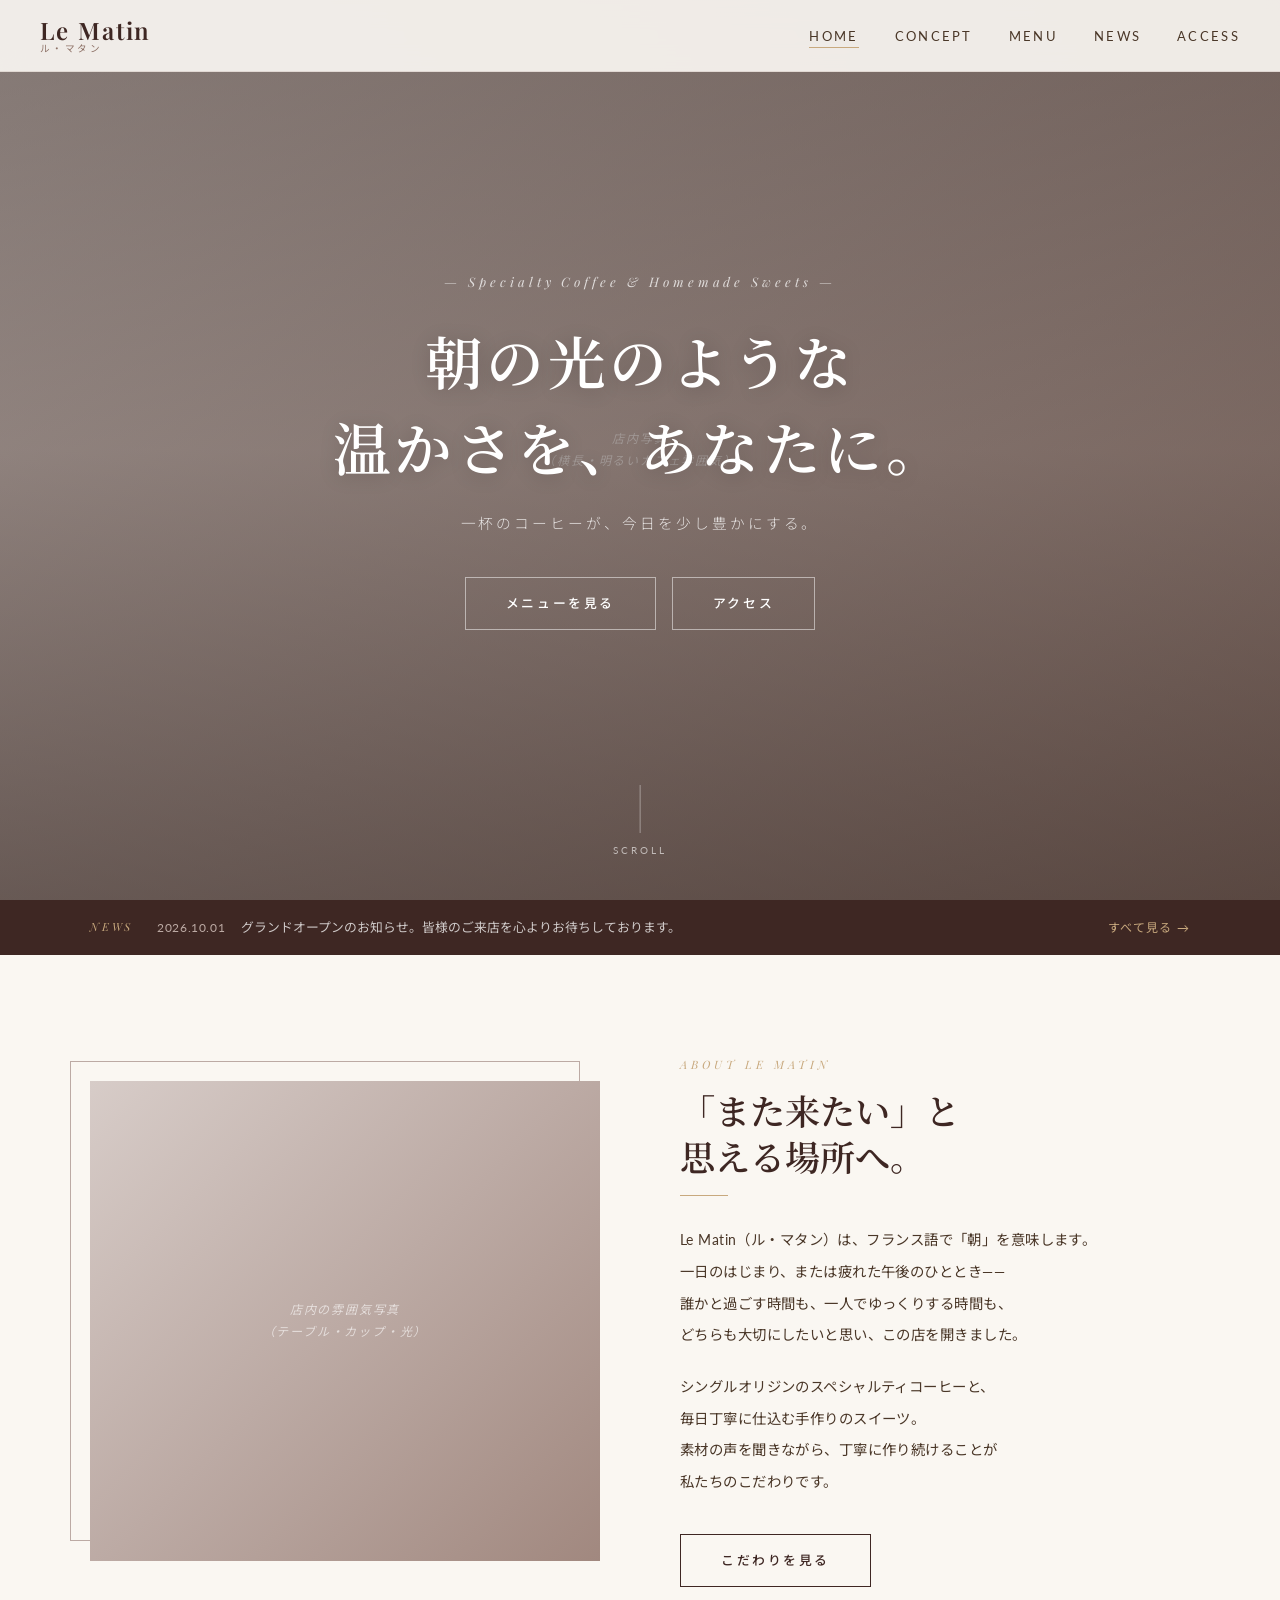
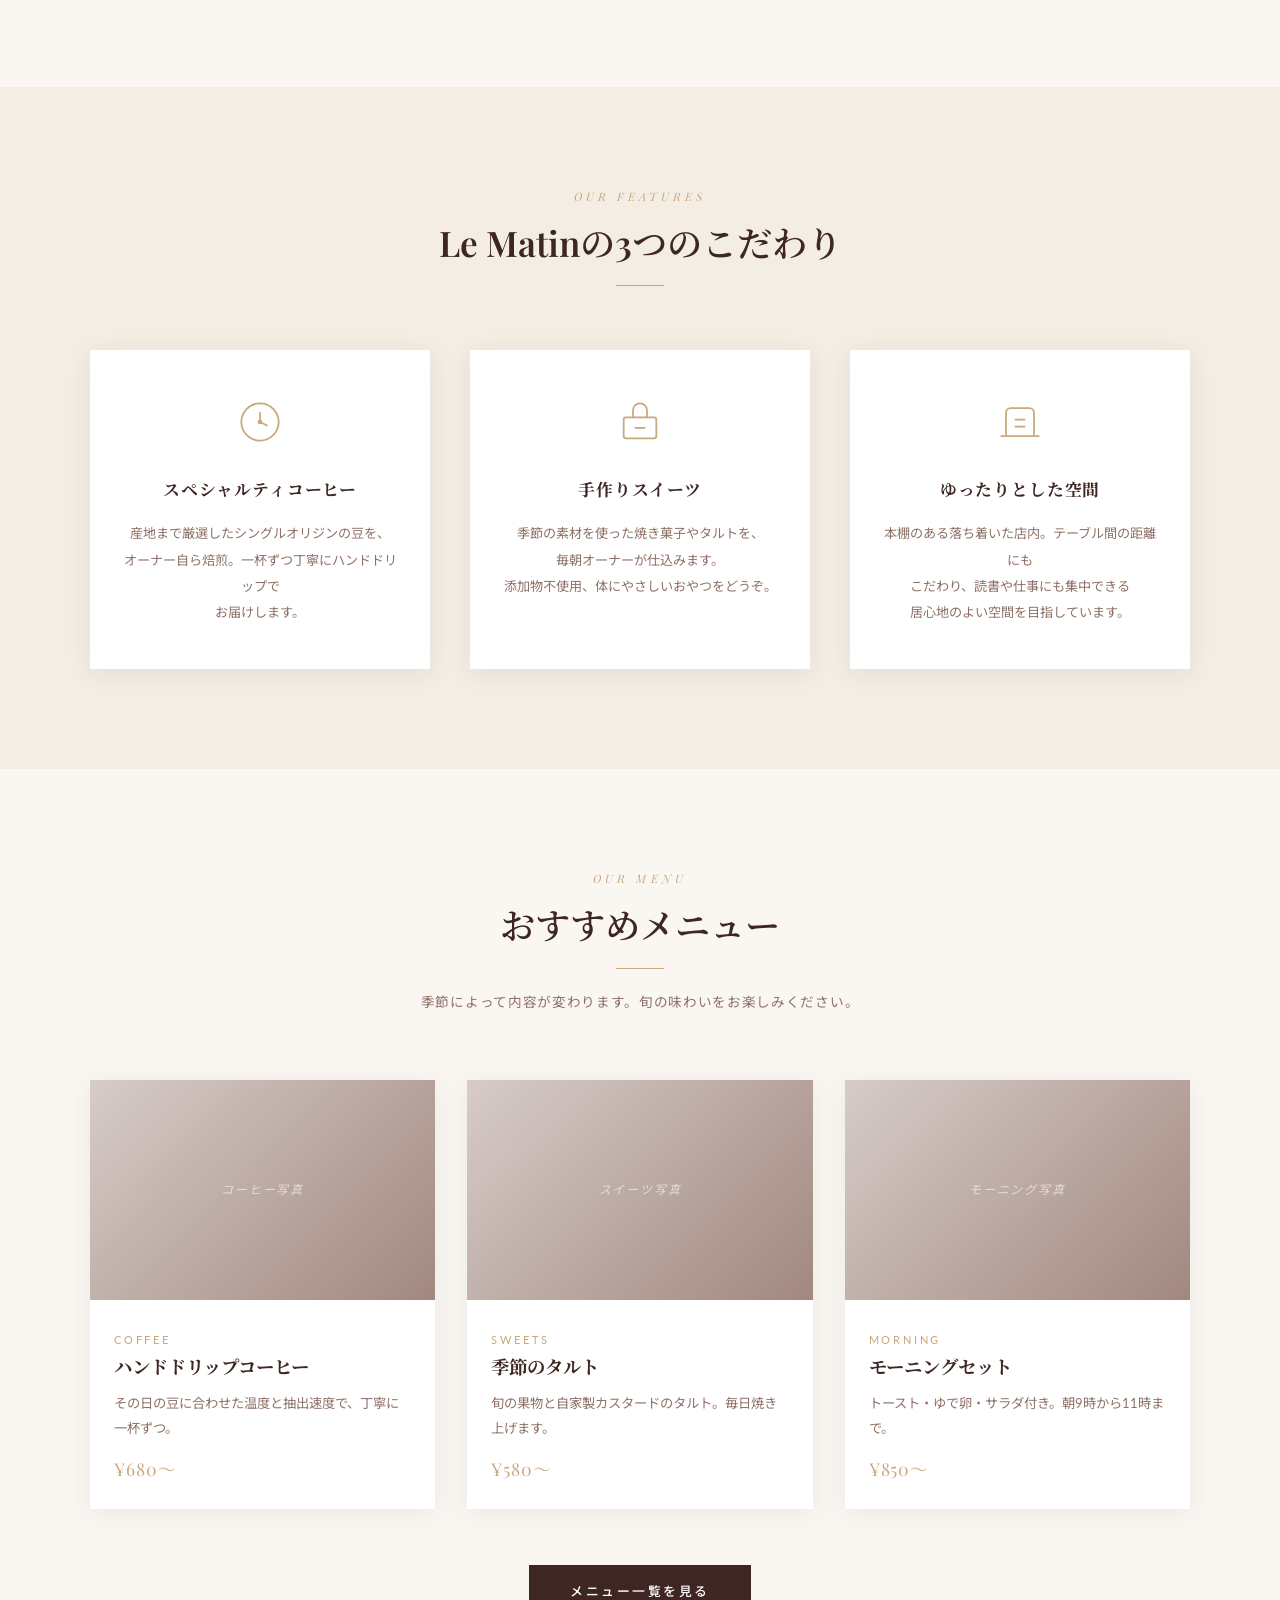
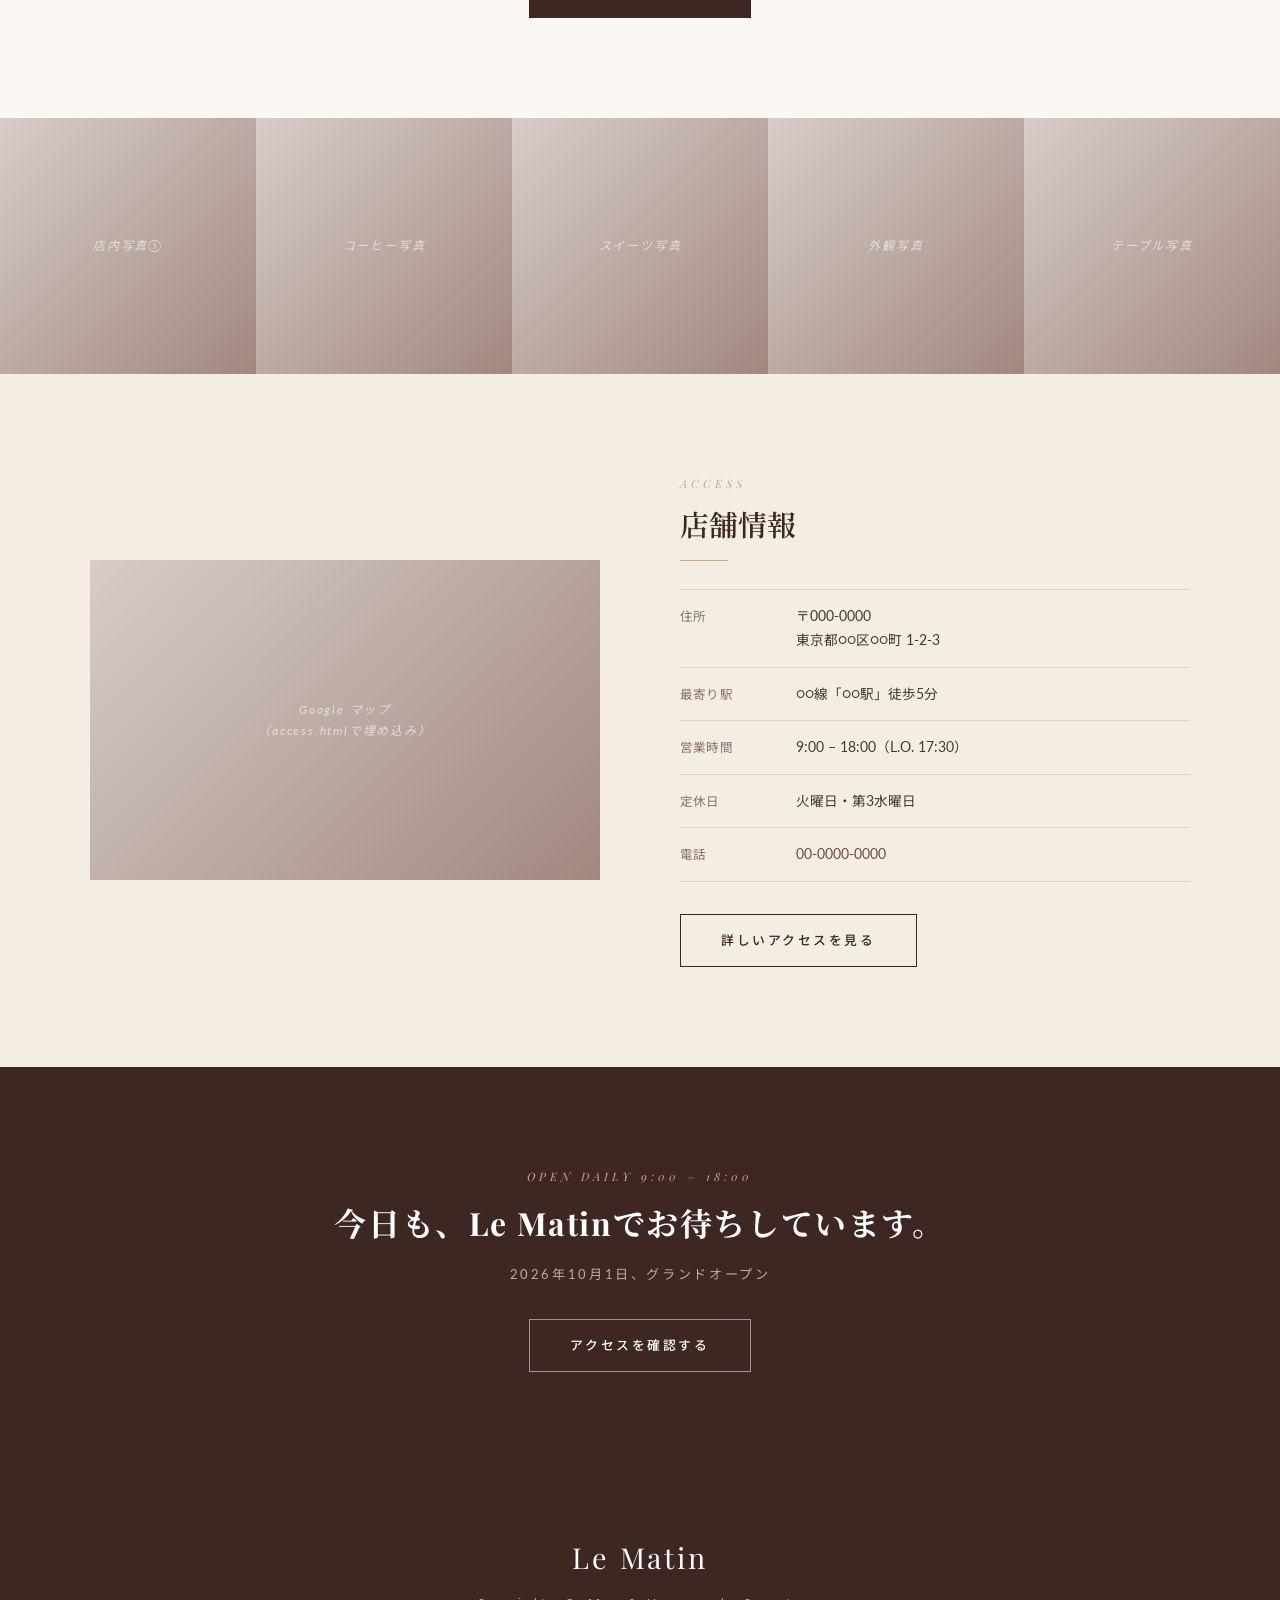
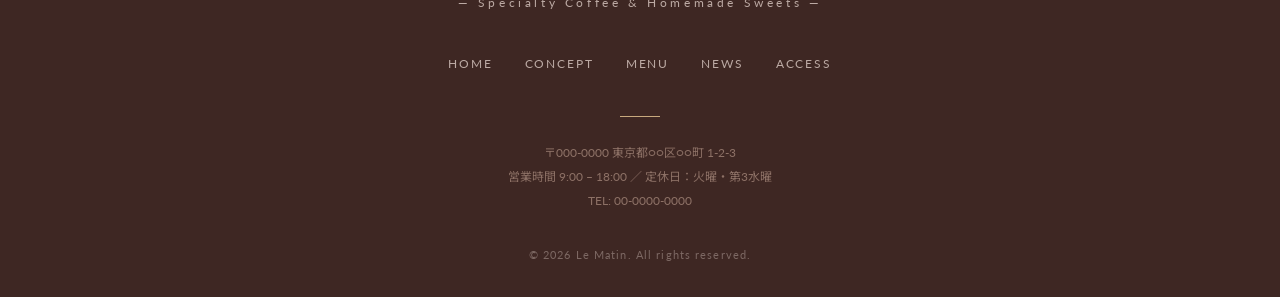
<file: index.html>
<!DOCTYPE html>
<html lang="ja">
<head>
  <meta charset="UTF-8">
  <meta name="viewport" content="width=device-width, initial-scale=1.0">
  <meta name="description" content="Le Matin（ル・マタン）— 朝の光のような温かさと、ゆったりした時間を。こだわりのコーヒーと手作りスイーツで、あなたの日常に小さな贅沢を。">
  <title>Le Matin | 喫茶店 ル・マタン</title>
  <link rel="stylesheet" href="style.css">
  <link rel="stylesheet" href="index.css">
</head>
<body>

  <!-- ============ ヘッダー ============ -->
  <header class="site-header" id="site-header">
    <a href="index.html" class="site-logo" aria-label="Le Matin トップページへ">
      <span class="logo-en">Le Matin</span>
      <span class="logo-jp">ル・マタン</span>
    </a>
    <nav class="global-nav" aria-label="グローバルナビゲーション">
      <ul>
        <li><a href="index.html" class="active">Home</a></li>
        <li><a href="concept.html">Concept</a></li>
        <li><a href="menu.html">Menu</a></li>
        <li><a href="news.html">News</a></li>
        <li><a href="access.html">Access</a></li>
      </ul>
    </nav>
    <button class="hamburger" id="hamburger" aria-label="メニューを開く" aria-expanded="false">
      <span></span><span></span><span></span>
    </button>
  </header>

  <!-- モバイルメニュー -->
  <nav class="mobile-nav" id="mobile-nav" aria-label="モバイルナビゲーション">
    <a href="index.html">Home</a>
    <a href="concept.html">Concept</a>
    <a href="menu.html">Menu</a>
    <a href="news.html">News</a>
    <a href="access.html">Access</a>
  </nav>

  <main>

    <!-- ============ ヒーローセクション ============ -->
    <section class="hero" aria-label="メインビジュアル">
      <div class="hero-bg">
        <!-- 背景：実際の店内写真に差し替えてください -->
        <div class="hero-bg-img img-placeholder" style="height:100%;">
          <span>店内写真<br>（横長・明るいカフェ雰囲気）</span>
        </div>
        <div class="hero-overlay"></div>
      </div>

      <div class="hero-content">
        <p class="hero-label fade-in">— Specialty Coffee &amp; Homemade Sweets —</p>
        <h1 class="hero-title fade-in fade-in-delay-1">
          朝の光のような<br>温かさを、あなたに。
        </h1>
        <p class="hero-sub fade-in fade-in-delay-2">
          一杯のコーヒーが、今日を少し豊かにする。
        </p>
        <div class="hero-btns fade-in fade-in-delay-3">
          <a href="menu.html" class="btn btn-outline-light">メニューを見る</a>
          <a href="access.html" class="btn btn-outline-light">アクセス</a>
        </div>
      </div>

      <a href="#about" class="hero-scroll" aria-label="下へスクロール">
        <span class="hero-scroll-line"></span>
        <span class="hero-scroll-text">Scroll</span>
      </a>
    </section>

    <!-- ============ お知らせバー ============ -->
    <div class="news-bar" id="about">
      <div class="news-bar-inner">
        <span class="news-bar-label">News</span>
        <a href="news.html" class="news-bar-item">
          <time datetime="2026-10-01">2026.10.01</time>
          <span>グランドオープンのお知らせ。皆様のご来店を心よりお待ちしております。</span>
        </a>
        <a href="news.html" class="news-bar-more">すべて見る →</a>
      </div>
    </div>

    <!-- ============ アバウトセクション ============ -->
    <section class="section about-section">
      <div class="section-inner about-grid">

        <div class="about-img fade-in">
          <div class="img-placeholder" style="height: 480px;">
            店内の雰囲気写真<br>（テーブル・カップ・光）
          </div>
          <div class="about-img-deco"></div>
        </div>

        <div class="about-text fade-in fade-in-delay-2">
          <span class="section-label">About Le Matin</span>
          <h2 class="section-title">「また来たい」と<br>思える場所へ。</h2>
          <div class="divider" style="margin: 0 0 28px;"></div>
          <p class="about-body">
            Le Matin（ル・マタン）は、フランス語で「朝」を意味します。<br>
            一日のはじまり、または疲れた午後のひととき——<br>
            誰かと過ごす時間も、一人でゆっくりする時間も、<br>
            どちらも大切にしたいと思い、この店を開きました。
          </p>
          <p class="about-body" style="margin-top: 20px;">
            シングルオリジンのスペシャルティコーヒーと、<br>
            毎日丁寧に仕込む手作りのスイーツ。<br>
            素材の声を聞きながら、丁寧に作り続けることが<br>
            私たちのこだわりです。
          </p>
          <a href="concept.html" class="btn btn-outline" style="margin-top: 36px;">こだわりを見る</a>
        </div>

      </div>
    </section>

    <!-- ============ 特徴3ポイント ============ -->
    <section class="section section--warm features-section">
      <div class="section-inner">
        <div class="section-header fade-in">
          <span class="section-label">Our Features</span>
          <h2 class="section-title">Le Matinの3つのこだわり</h2>
          <div class="divider"></div>
        </div>

        <div class="features-grid">
          <article class="feature-card fade-in fade-in-delay-1">
            <div class="feature-icon">
              <svg viewBox="0 0 48 48" fill="none" xmlns="http://www.w3.org/2000/svg" aria-hidden="true">
                <path d="M24 8C15.16 8 8 15.16 8 24s7.16 16 16 16 16-7.16 16-16S32.84 8 24 8z" stroke="#C8A97E" stroke-width="1.5" fill="none"/>
                <path d="M24 16v8l6 3" stroke="#C8A97E" stroke-width="1.5" stroke-linecap="round"/>
                <circle cx="24" cy="24" r="2" fill="#C8A97E"/>
              </svg>
            </div>
            <h3 class="feature-title">スペシャルティコーヒー</h3>
            <p class="feature-text">
              産地まで厳選したシングルオリジンの豆を、<br>
              オーナー自ら焙煎。一杯ずつ丁寧にハンドドリップで<br>
              お届けします。
            </p>
          </article>

          <article class="feature-card fade-in fade-in-delay-2">
            <div class="feature-icon">
              <svg viewBox="0 0 48 48" fill="none" xmlns="http://www.w3.org/2000/svg" aria-hidden="true">
                <rect x="10" y="20" width="28" height="18" rx="2" stroke="#C8A97E" stroke-width="1.5"/>
                <path d="M18 20V14a6 6 0 0 1 12 0v6" stroke="#C8A97E" stroke-width="1.5" stroke-linecap="round"/>
                <path d="M20 29h8" stroke="#C8A97E" stroke-width="1.5" stroke-linecap="round"/>
              </svg>
            </div>
            <h3 class="feature-title">手作りスイーツ</h3>
            <p class="feature-text">
              季節の素材を使った焼き菓子やタルトを、<br>
              毎朝オーナーが仕込みます。<br>
              添加物不使用、体にやさしいおやつをどうぞ。
            </p>
          </article>

          <article class="feature-card fade-in fade-in-delay-3">
            <div class="feature-icon">
              <svg viewBox="0 0 48 48" fill="none" xmlns="http://www.w3.org/2000/svg" aria-hidden="true">
                <path d="M12 36V16a4 4 0 0 1 4-4h16a4 4 0 0 1 4 4v20" stroke="#C8A97E" stroke-width="1.5"/>
                <path d="M8 36h32" stroke="#C8A97E" stroke-width="1.5" stroke-linecap="round"/>
                <path d="M20 28h8M20 22h8" stroke="#C8A97E" stroke-width="1.5" stroke-linecap="round"/>
              </svg>
            </div>
            <h3 class="feature-title">ゆったりとした空間</h3>
            <p class="feature-text">
              本棚のある落ち着いた店内。テーブル間の距離にも<br>
              こだわり、読書や仕事にも集中できる<br>
              居心地のよい空間を目指しています。
            </p>
          </article>
        </div>
      </div>
    </section>

    <!-- ============ メニュー紹介（抜粋） ============ -->
    <section class="section menu-preview-section">
      <div class="section-inner">
        <div class="section-header fade-in">
          <span class="section-label">Our Menu</span>
          <h2 class="section-title">おすすめメニュー</h2>
          <div class="divider"></div>
          <p class="section-subtitle">
            季節によって内容が変わります。旬の味わいをお楽しみください。
          </p>
        </div>

        <div class="menu-preview-grid">
          <article class="menu-preview-card fade-in fade-in-delay-1">
            <div class="menu-preview-img img-placeholder" style="height:220px;">
              コーヒー写真
            </div>
            <div class="menu-preview-body">
              <span class="card-label">Coffee</span>
              <h3 class="card-title">ハンドドリップコーヒー</h3>
              <p class="card-text">その日の豆に合わせた温度と抽出速度で、丁寧に一杯ずつ。</p>
              <p class="menu-price">¥680〜</p>
            </div>
          </article>

          <article class="menu-preview-card fade-in fade-in-delay-2">
            <div class="menu-preview-img img-placeholder" style="height:220px;">
              スイーツ写真
            </div>
            <div class="menu-preview-body">
              <span class="card-label">Sweets</span>
              <h3 class="card-title">季節のタルト</h3>
              <p class="card-text">旬の果物と自家製カスタードのタルト。毎日焼き上げます。</p>
              <p class="menu-price">¥580〜</p>
            </div>
          </article>

          <article class="menu-preview-card fade-in fade-in-delay-3">
            <div class="menu-preview-img img-placeholder" style="height:220px;">
              モーニング写真
            </div>
            <div class="menu-preview-body">
              <span class="card-label">Morning</span>
              <h3 class="card-title">モーニングセット</h3>
              <p class="card-text">トースト・ゆで卵・サラダ付き。朝9時から11時まで。</p>
              <p class="menu-price">¥850〜</p>
            </div>
          </article>
        </div>

        <div class="section-footer fade-in">
          <a href="menu.html" class="btn btn-primary">メニュー一覧を見る</a>
        </div>
      </div>
    </section>

    <!-- ============ ギャラリー帯 ============ -->
    <section class="gallery-strip" aria-label="店内ギャラリー">
      <div class="gallery-strip-inner">
        <div class="gallery-strip-item img-placeholder">店内写真①</div>
        <div class="gallery-strip-item img-placeholder">コーヒー写真</div>
        <div class="gallery-strip-item img-placeholder">スイーツ写真</div>
        <div class="gallery-strip-item img-placeholder">外観写真</div>
        <div class="gallery-strip-item img-placeholder">テーブル写真</div>
      </div>
    </section>

    <!-- ============ アクセス（抜粋） ============ -->
    <section class="section section--warm access-preview-section">
      <div class="section-inner access-preview-grid">

        <div class="access-preview-map fade-in">
          <div class="img-placeholder" style="height:320px;">
            Google マップ<br>（access.htmlで埋め込み）
          </div>
        </div>

        <div class="access-preview-info fade-in fade-in-delay-2">
          <span class="section-label">Access</span>
          <h2 class="section-title" style="text-align:left; font-size:1.8rem;">店舗情報</h2>
          <div class="divider" style="margin: 0 0 28px;"></div>

          <dl class="access-dl">
            <div class="access-dl-row">
              <dt>住所</dt>
              <dd>〒000-0000<br>東京都○○区○○町 1-2-3</dd>
            </div>
            <div class="access-dl-row">
              <dt>最寄り駅</dt>
              <dd>○○線「○○駅」徒歩5分</dd>
            </div>
            <div class="access-dl-row">
              <dt>営業時間</dt>
              <dd>9:00 – 18:00（L.O. 17:30）</dd>
            </div>
            <div class="access-dl-row">
              <dt>定休日</dt>
              <dd>火曜日・第3水曜日</dd>
            </div>
            <div class="access-dl-row">
              <dt>電話</dt>
              <dd><a href="tel:00-0000-0000">00-0000-0000</a></dd>
            </div>
          </dl>

          <a href="access.html" class="btn btn-outline" style="margin-top: 32px;">詳しいアクセスを見る</a>
        </div>

      </div>
    </section>

    <!-- ============ CTAバナー ============ -->
    <section class="cta-banner section--dark">
      <div class="cta-banner-inner fade-in">
        <span class="section-label" style="color: var(--color-gold);">Open Daily 9:00 – 18:00</span>
        <h2 class="cta-title">今日も、Le Matinでお待ちしています。</h2>
        <p class="cta-sub">2026年10月1日、グランドオープン</p>
        <a href="access.html" class="btn btn-outline-light" style="margin-top: 32px;">アクセスを確認する</a>
      </div>
    </section>

  </main>

  <!-- ============ フッター ============ -->
  <footer class="site-footer">
    <p class="footer-logo">Le Matin</p>
    <p class="footer-tagline">— Specialty Coffee &amp; Homemade Sweets —</p>
    <nav class="footer-nav" aria-label="フッターナビゲーション">
      <a href="index.html">Home</a>
      <a href="concept.html">Concept</a>
      <a href="menu.html">Menu</a>
      <a href="news.html">News</a>
      <a href="access.html">Access</a>
    </nav>
    <div class="footer-divider"></div>
    <p class="footer-info">
      〒000-0000 東京都○○区○○町 1-2-3<br>
      営業時間 9:00 – 18:00 ／ 定休日：火曜・第3水曜<br>
      TEL: 00-0000-0000
    </p>
    <p class="footer-copy">© 2026 Le Matin. All rights reserved.</p>
  </footer>

  <script src="main.js"></script>
</body>
</html>
</file>
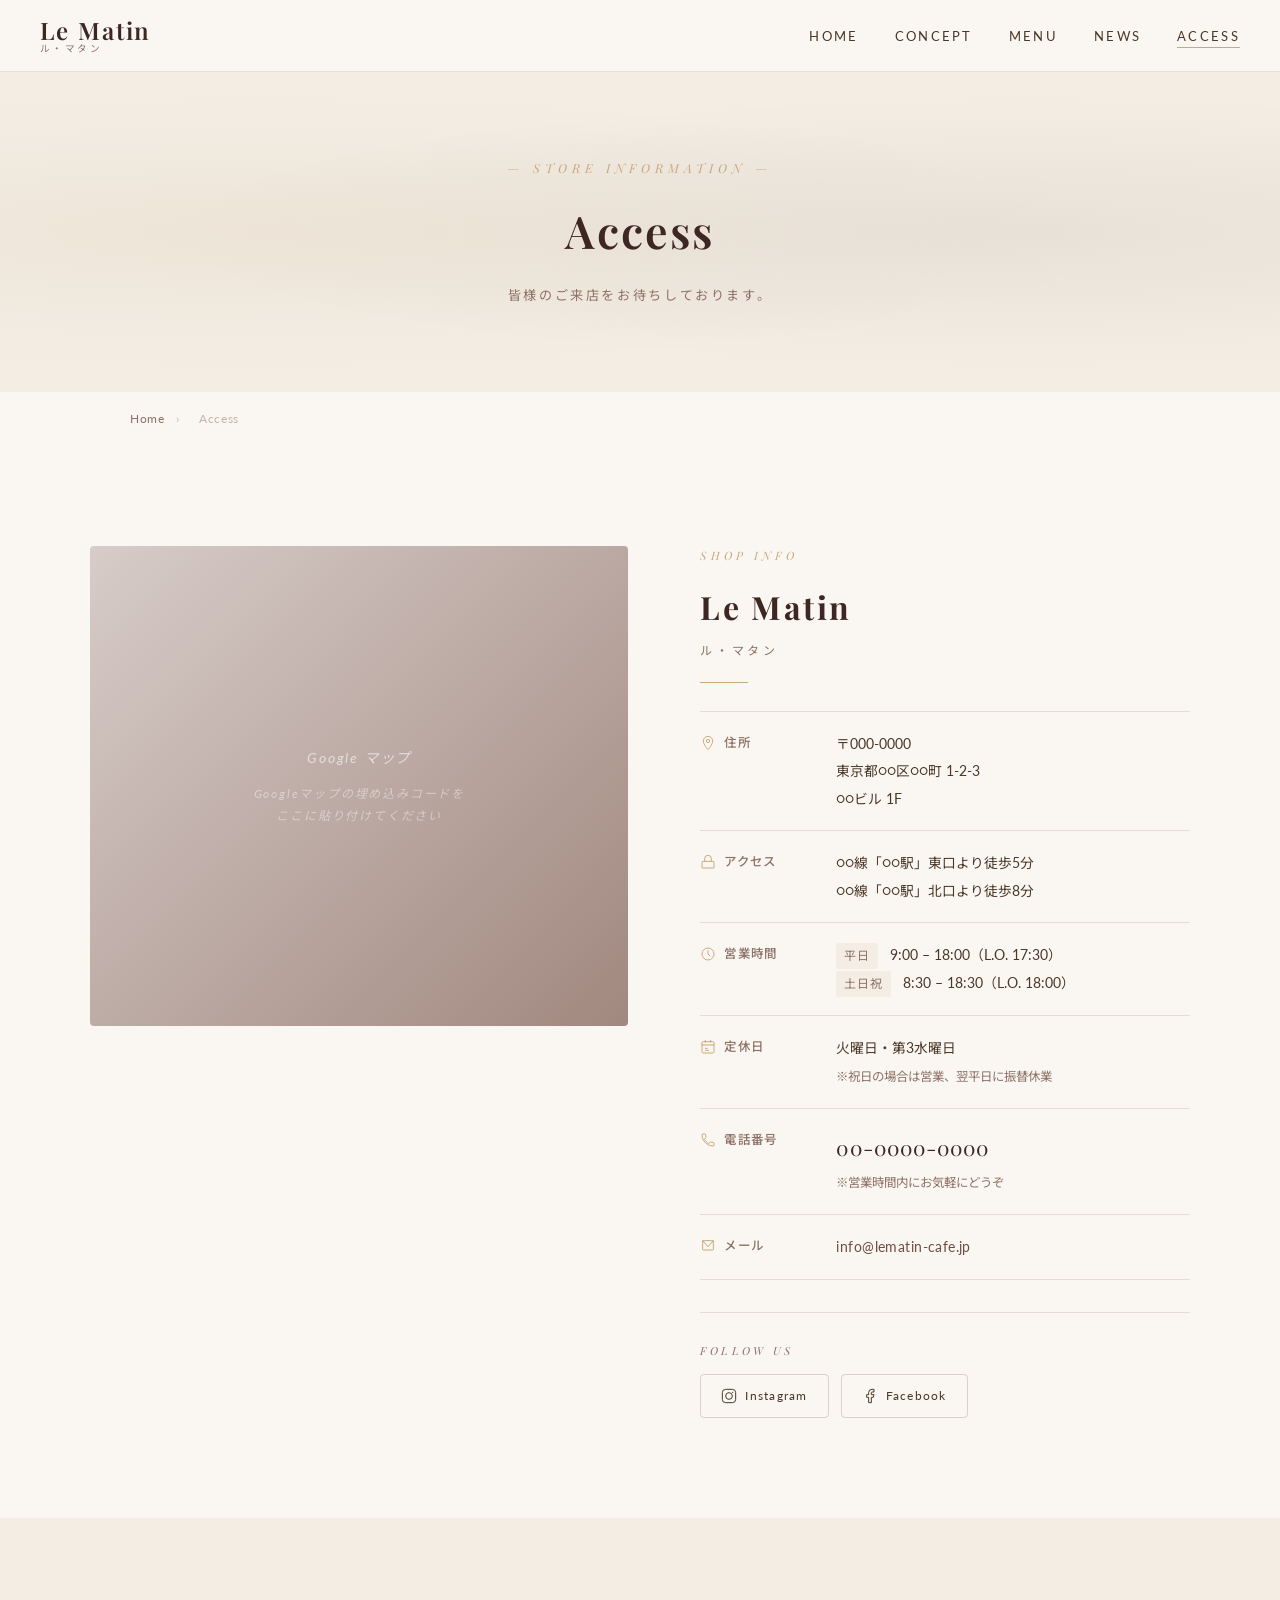
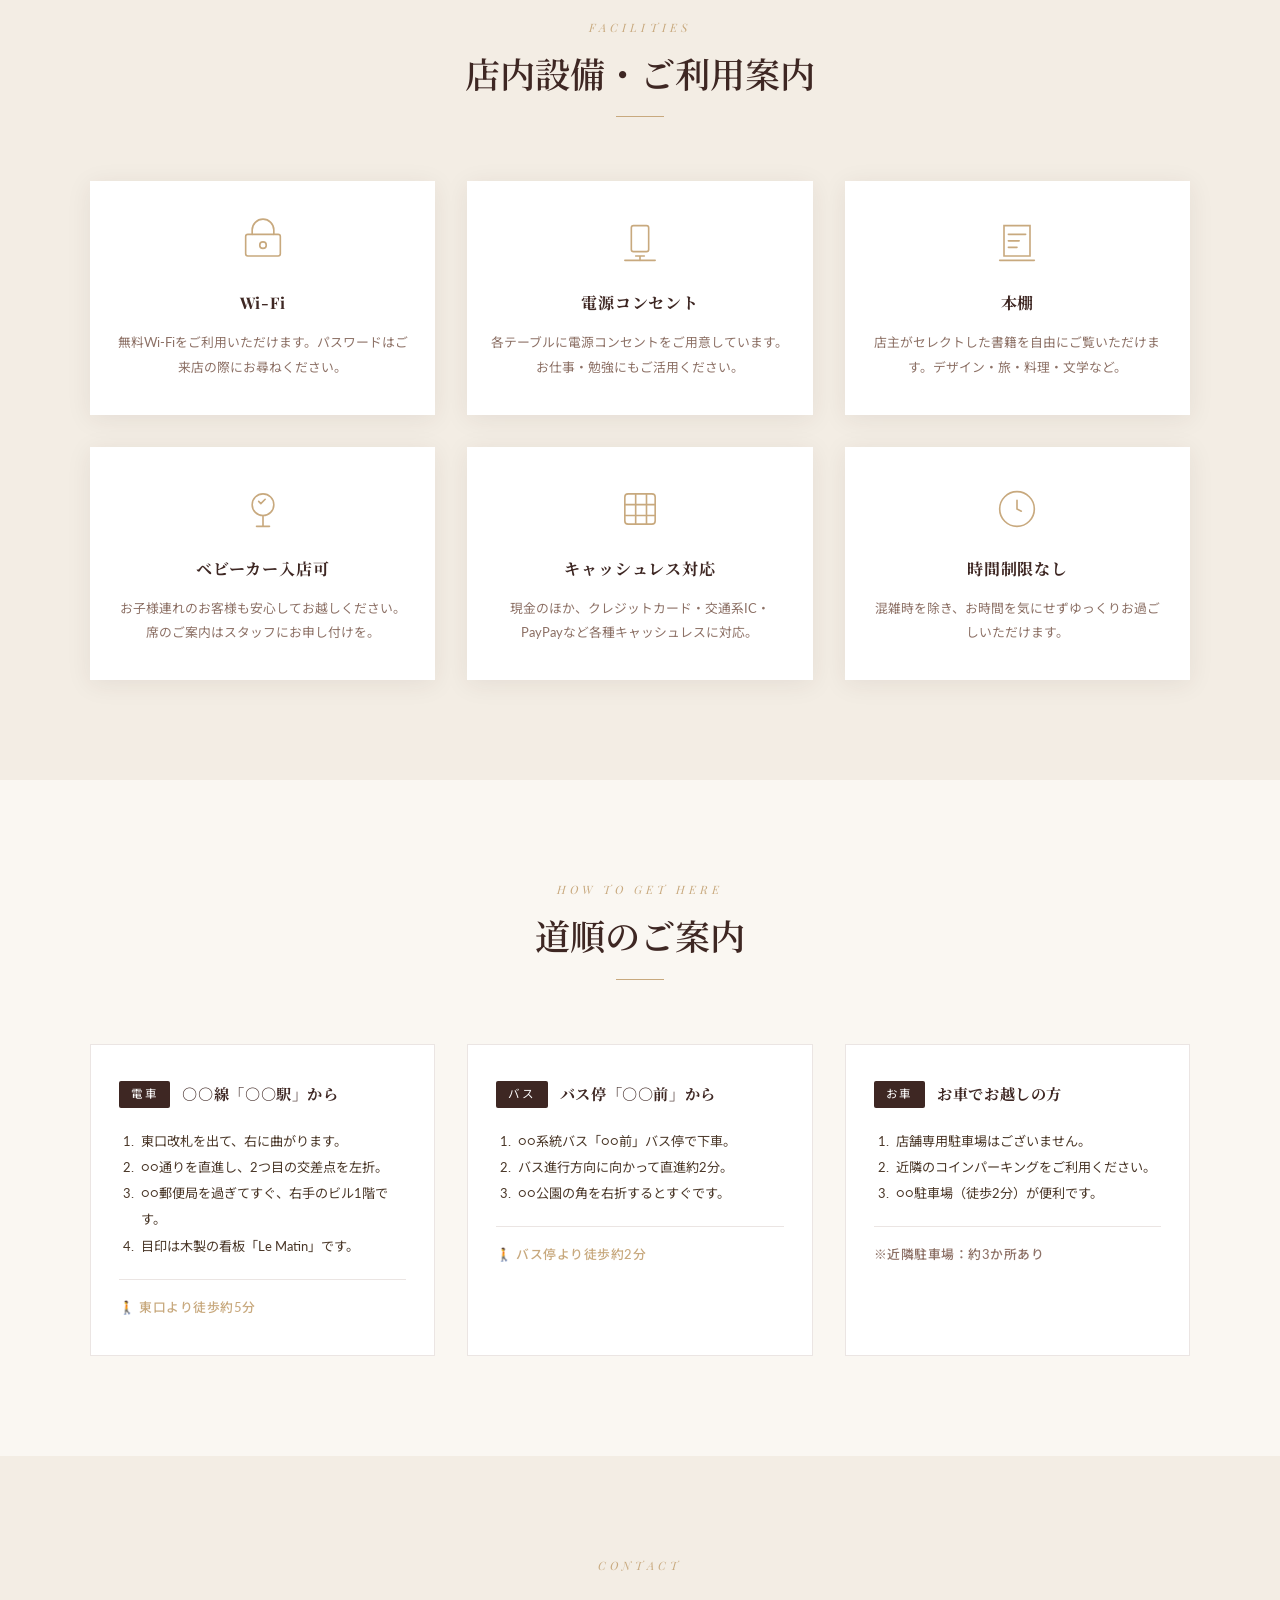
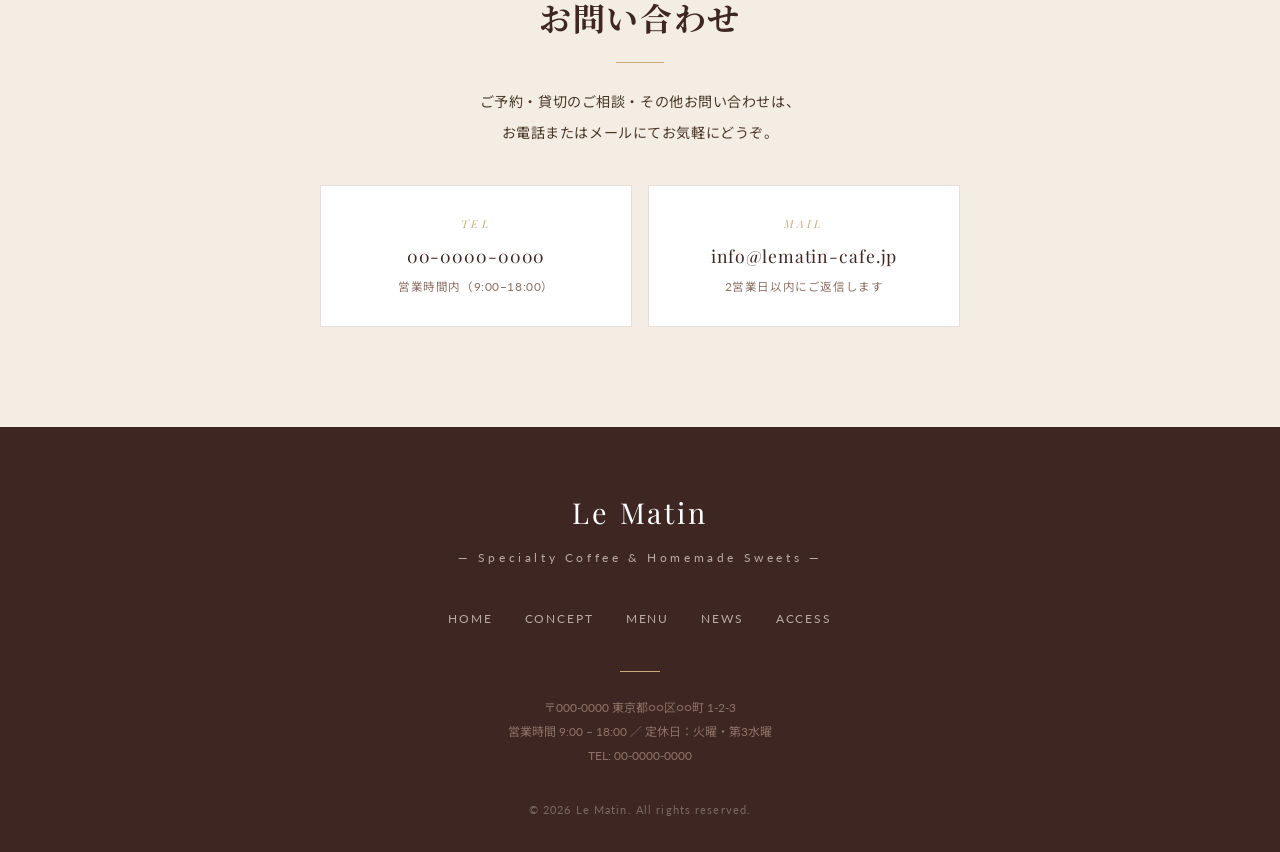
<file: access.html>
<!DOCTYPE html>
<html lang="ja">
<head>
  <meta charset="UTF-8">
  <meta name="viewport" content="width=device-width, initial-scale=1.0">
  <meta name="description" content="Le Matin（ル・マタン）の店舗情報・アクセスページ。住所・営業時間・定休日・アクセス方法などをご案内しています。">
  <title>店舗情報・アクセス | Le Matin</title>
  <link rel="stylesheet" href="style.css">
  <link rel="stylesheet" href="access.css">
</head>
<body>

  <!-- ============ ヘッダー ============ -->
  <header class="site-header" id="site-header">
    <a href="index.html" class="site-logo" aria-label="Le Matin トップページへ">
      <span class="logo-en">Le Matin</span>
      <span class="logo-jp">ル・マタン</span>
    </a>
    <nav class="global-nav" aria-label="グローバルナビゲーション">
      <ul>
        <li><a href="index.html">Home</a></li>
        <li><a href="concept.html">Concept</a></li>
        <li><a href="menu.html">Menu</a></li>
        <li><a href="news.html">News</a></li>
        <li><a href="access.html" class="active">Access</a></li>
      </ul>
    </nav>
    <button class="hamburger" id="hamburger" aria-label="メニューを開く" aria-expanded="false">
      <span></span><span></span><span></span>
    </button>
  </header>

  <!-- モバイルメニュー -->
  <nav class="mobile-nav" id="mobile-nav" aria-label="モバイルナビゲーション">
    <a href="index.html">Home</a>
    <a href="concept.html">Concept</a>
    <a href="menu.html">Menu</a>
    <a href="news.html">News</a>
    <a href="access.html">Access</a>
  </nav>

  <main>

    <!-- ============ ページヒーロー ============ -->
    <div class="page-hero">
      <p class="page-hero-label fade-in">— Store Information —</p>
      <h1 class="page-hero-title fade-in fade-in-delay-1">Access</h1>
      <p class="page-hero-sub fade-in fade-in-delay-2">皆様のご来店をお待ちしております。</p>
    </div>

    <!-- パンくず -->
    <div class="breadcrumb">
      <a href="index.html">Home</a>
      <span>›</span>
      <span>Access</span>
    </div>

    <!-- ============ マップ + 基本情報 ============ -->
    <section class="section access-main-section">
      <div class="section-inner access-main-grid">

        <!-- Googleマップ埋め込みエリア -->
        <div class="access-map-wrap fade-in">
          <!--
            ▼ Googleマップの埋め込みコードをここに貼り付けてください
            手順：
            1. Google マップ（maps.google.com）でお店の住所を検索
            2. 「共有」→「地図を埋め込む」をクリック
            3. 表示された <iframe> コードをこの <div> の中に貼り付ける
            4. 下のプレースホルダー div は削除してください
          -->
          <div class="access-map-placeholder img-placeholder">
            <div>
              <p style="font-size:0.9rem; margin-bottom:12px;">Google マップ</p>
              <p style="font-size:0.75rem; opacity:0.7;">
                Googleマップの埋め込みコードを<br>
                ここに貼り付けてください
              </p>
            </div>
          </div>
        </div>

        <!-- 基本情報 -->
        <div class="access-info fade-in fade-in-delay-2">
          <span class="section-label">Shop Info</span>
          <h2 class="access-info-title">Le Matin</h2>
          <p class="access-info-sub">ル・マタン</p>
          <div class="divider" style="margin: 20px 0 28px;"></div>

          <dl class="access-detail-list">

            <div class="access-detail-row">
              <dt>
                <svg class="access-icon" viewBox="0 0 24 24" fill="none" aria-hidden="true">
                  <path d="M12 2C8.13 2 5 5.13 5 9c0 5.25 7 13 7 13s7-7.75 7-13c0-3.87-3.13-7-7-7z" stroke="currentColor" stroke-width="1.5"/>
                  <circle cx="12" cy="9" r="2.5" stroke="currentColor" stroke-width="1.5"/>
                </svg>
                住所
              </dt>
              <dd>
                〒000-0000<br>
                東京都○○区○○町 1-2-3<br>
                ○○ビル 1F
              </dd>
            </div>

            <div class="access-detail-row">
              <dt>
                <svg class="access-icon" viewBox="0 0 24 24" fill="none" aria-hidden="true">
                  <rect x="3" y="11" width="18" height="10" rx="1" stroke="currentColor" stroke-width="1.5"/>
                  <path d="M7 11V7a5 5 0 0 1 10 0v4" stroke="currentColor" stroke-width="1.5" stroke-linecap="round"/>
                </svg>
                アクセス
              </dt>
              <dd>
                ○○線「○○駅」東口より徒歩5分<br>
                ○○線「○○駅」北口より徒歩8分
              </dd>
            </div>

            <div class="access-detail-row">
              <dt>
                <svg class="access-icon" viewBox="0 0 24 24" fill="none" aria-hidden="true">
                  <circle cx="12" cy="12" r="9" stroke="currentColor" stroke-width="1.5"/>
                  <path d="M12 7v5l3 3" stroke="currentColor" stroke-width="1.5" stroke-linecap="round"/>
                </svg>
                営業時間
              </dt>
              <dd>
                <span class="access-time-row">
                  <span class="access-time-label">平日</span>
                  <span>9:00 – 18:00（L.O. 17:30）</span>
                </span>
                <span class="access-time-row">
                  <span class="access-time-label">土日祝</span>
                  <span>8:30 – 18:30（L.O. 18:00）</span>
                </span>
              </dd>
            </div>

            <div class="access-detail-row">
              <dt>
                <svg class="access-icon" viewBox="0 0 24 24" fill="none" aria-hidden="true">
                  <rect x="3" y="4" width="18" height="17" rx="2" stroke="currentColor" stroke-width="1.5"/>
                  <path d="M3 9h18M8 2v3M16 2v3" stroke="currentColor" stroke-width="1.5" stroke-linecap="round"/>
                  <path d="M8 14h3M8 17h5" stroke="currentColor" stroke-width="1.5" stroke-linecap="round"/>
                </svg>
                定休日
              </dt>
              <dd>
                火曜日・第3水曜日<br>
                <span style="font-size:0.78rem; color:var(--color-text-light);">※祝日の場合は営業、翌平日に振替休業</span>
              </dd>
            </div>

            <div class="access-detail-row">
              <dt>
                <svg class="access-icon" viewBox="0 0 24 24" fill="none" aria-hidden="true">
                  <path d="M6.6 10.8c1.4 2.8 3.8 5.1 6.6 6.6l2.2-2.2c.3-.3.7-.4 1-.2 1.1.4 2.3.6 3.6.6.6 0 1 .4 1 1V20c0 .6-.4 1-1 1C10.6 21 3 13.4 3 4c0-.6.4-1 1-1h3.5c.6 0 1 .4 1 1 0 1.3.2 2.5.6 3.6.1.3 0 .7-.2 1L6.6 10.8z" stroke="currentColor" stroke-width="1.5"/>
                </svg>
                電話番号
              </dt>
              <dd>
                <a href="tel:00-0000-0000" class="access-tel">00-0000-0000</a><br>
                <span style="font-size:0.78rem; color:var(--color-text-light);">※営業時間内にお気軽にどうぞ</span>
              </dd>
            </div>

            <div class="access-detail-row">
              <dt>
                <svg class="access-icon" viewBox="0 0 24 24" fill="none" aria-hidden="true">
                  <path d="M4 4h16v13a1 1 0 0 1-1 1H5a1 1 0 0 1-1-1V4z" stroke="currentColor" stroke-width="1.5"/>
                  <path d="M4 4l8 9 8-9" stroke="currentColor" stroke-width="1.5"/>
                </svg>
                メール
              </dt>
              <dd>
                <a href="mailto:info@lematin-cafe.jp" class="access-mail">info@lematin-cafe.jp</a>
              </dd>
            </div>

          </dl>

          <!-- SNSリンク -->
          <div class="access-sns">
            <p class="access-sns-label">Follow Us</p>
            <div class="access-sns-links">
              <a href="#" class="access-sns-btn" aria-label="Instagram">
                <svg viewBox="0 0 24 24" fill="none" xmlns="http://www.w3.org/2000/svg" aria-hidden="true">
                  <rect x="2" y="2" width="20" height="20" rx="5" stroke="currentColor" stroke-width="1.5"/>
                  <circle cx="12" cy="12" r="5" stroke="currentColor" stroke-width="1.5"/>
                  <circle cx="17.5" cy="6.5" r="1" fill="currentColor"/>
                </svg>
                Instagram
              </a>
              <a href="#" class="access-sns-btn" aria-label="Facebook">
                <svg viewBox="0 0 24 24" fill="none" xmlns="http://www.w3.org/2000/svg" aria-hidden="true">
                  <path d="M18 2h-3a5 5 0 0 0-5 5v3H7v4h3v8h4v-8h3l1-4h-4V7a1 1 0 0 1 1-1h3z" stroke="currentColor" stroke-width="1.5" stroke-linejoin="round"/>
                </svg>
                Facebook
              </a>
            </div>
          </div>

        </div>
      </div>
    </section>

    <!-- ============ 駐車場・設備情報 ============ -->
    <section class="section section--warm facilities-section">
      <div class="section-inner">
        <div class="section-header fade-in">
          <span class="section-label">Facilities</span>
          <h2 class="section-title">店内設備・ご利用案内</h2>
          <div class="divider"></div>
        </div>

        <div class="facilities-grid">

          <div class="facility-item fade-in fade-in-delay-1">
            <div class="facility-icon" aria-hidden="true">
              <svg viewBox="0 0 48 48" fill="none" xmlns="http://www.w3.org/2000/svg">
                <rect x="8" y="16" width="32" height="20" rx="2" stroke="#C8A97E" stroke-width="1.5"/>
                <path d="M14 16V12a10 10 0 0 1 20 0v4" stroke="#C8A97E" stroke-width="1.5" stroke-linecap="round"/>
                <circle cx="24" cy="26" r="3" stroke="#C8A97E" stroke-width="1.5"/>
              </svg>
            </div>
            <h3 class="facility-name">Wi-Fi</h3>
            <p class="facility-desc">無料Wi-Fiをご利用いただけます。パスワードはご来店の際にお尋ねください。</p>
          </div>

          <div class="facility-item fade-in fade-in-delay-2">
            <div class="facility-icon" aria-hidden="true">
              <svg viewBox="0 0 48 48" fill="none" xmlns="http://www.w3.org/2000/svg">
                <rect x="16" y="8" width="16" height="24" rx="2" stroke="#C8A97E" stroke-width="1.5"/>
                <path d="M20 36h8M24 36v4" stroke="#C8A97E" stroke-width="1.5" stroke-linecap="round"/>
                <path d="M10 40h28" stroke="#C8A97E" stroke-width="1.5" stroke-linecap="round"/>
              </svg>
            </div>
            <h3 class="facility-name">電源コンセント</h3>
            <p class="facility-desc">各テーブルに電源コンセントをご用意しています。お仕事・勉強にもご活用ください。</p>
          </div>

          <div class="facility-item fade-in fade-in-delay-3">
            <div class="facility-icon" aria-hidden="true">
              <svg viewBox="0 0 48 48" fill="none" xmlns="http://www.w3.org/2000/svg">
                <path d="M12 8h24v28H12z" stroke="#C8A97E" stroke-width="1.5"/>
                <path d="M16 16h16M16 22h10M16 28h8" stroke="#C8A97E" stroke-width="1.5" stroke-linecap="round"/>
                <path d="M8 40h32" stroke="#C8A97E" stroke-width="1.5" stroke-linecap="round"/>
              </svg>
            </div>
            <h3 class="facility-name">本棚</h3>
            <p class="facility-desc">店主がセレクトした書籍を自由にご覧いただけます。デザイン・旅・料理・文学など。</p>
          </div>

          <div class="facility-item fade-in fade-in-delay-1">
            <div class="facility-icon" aria-hidden="true">
              <svg viewBox="0 0 48 48" fill="none" xmlns="http://www.w3.org/2000/svg">
                <circle cx="24" cy="20" r="10" stroke="#C8A97E" stroke-width="1.5"/>
                <path d="M24 30v10M18 40h12" stroke="#C8A97E" stroke-width="1.5" stroke-linecap="round"/>
                <path d="M20 17l2 2 4-4" stroke="#C8A97E" stroke-width="1.5" stroke-linecap="round" stroke-linejoin="round"/>
              </svg>
            </div>
            <h3 class="facility-name">ベビーカー入店可</h3>
            <p class="facility-desc">お子様連れのお客様も安心してお越しください。席のご案内はスタッフにお申し付けを。</p>
          </div>

          <div class="facility-item fade-in fade-in-delay-2">
            <div class="facility-icon" aria-hidden="true">
              <svg viewBox="0 0 48 48" fill="none" xmlns="http://www.w3.org/2000/svg">
                <rect x="10" y="10" width="28" height="28" rx="3" stroke="#C8A97E" stroke-width="1.5"/>
                <path d="M10 20h28M10 30h28M20 10v28M30 10v28" stroke="#C8A97E" stroke-width="1.5" stroke-linecap="round"/>
              </svg>
            </div>
            <h3 class="facility-name">キャッシュレス対応</h3>
            <p class="facility-desc">現金のほか、クレジットカード・交通系IC・PayPayなど各種キャッシュレスに対応。</p>
          </div>

          <div class="facility-item fade-in fade-in-delay-3">
            <div class="facility-icon" aria-hidden="true">
              <svg viewBox="0 0 48 48" fill="none" xmlns="http://www.w3.org/2000/svg">
                <path d="M24 8C15.16 8 8 15.16 8 24s7.16 16 16 16 16-7.16 16-16S32.84 8 24 8z" stroke="#C8A97E" stroke-width="1.5"/>
                <path d="M24 16v8l4 2" stroke="#C8A97E" stroke-width="1.5" stroke-linecap="round"/>
              </svg>
            </div>
            <h3 class="facility-name">時間制限なし</h3>
            <p class="facility-desc">混雑時を除き、お時間を気にせずゆっくりお過ごしいただけます。</p>
          </div>

        </div>
      </div>
    </section>

    <!-- ============ 道順案内 ============ -->
    <section class="section directions-section">
      <div class="section-inner">
        <div class="section-header fade-in">
          <span class="section-label">How to Get Here</span>
          <h2 class="section-title">道順のご案内</h2>
          <div class="divider"></div>
        </div>

        <div class="directions-grid">

          <div class="direction-block fade-in fade-in-delay-1">
            <div class="direction-header">
              <span class="direction-badge">電車</span>
              <h3 class="direction-title">○○線「○○駅」から</h3>
            </div>
            <ol class="direction-steps">
              <li>東口改札を出て、右に曲がります。</li>
              <li>○○通りを直進し、2つ目の交差点を左折。</li>
              <li>○○郵便局を過ぎてすぐ、右手のビル1階です。</li>
              <li>目印は木製の看板「Le Matin」です。</li>
            </ol>
            <p class="direction-time">🚶 東口より徒歩約5分</p>
          </div>

          <div class="direction-block fade-in fade-in-delay-2">
            <div class="direction-header">
              <span class="direction-badge">バス</span>
              <h3 class="direction-title">バス停「○○前」から</h3>
            </div>
            <ol class="direction-steps">
              <li>○○系統バス「○○前」バス停で下車。</li>
              <li>バス進行方向に向かって直進約2分。</li>
              <li>○○公園の角を右折するとすぐです。</li>
            </ol>
            <p class="direction-time">🚶 バス停より徒歩約2分</p>
          </div>

          <div class="direction-block fade-in fade-in-delay-3">
            <div class="direction-header">
              <span class="direction-badge">お車</span>
              <h3 class="direction-title">お車でお越しの方</h3>
            </div>
            <ol class="direction-steps">
              <li>店舗専用駐車場はございません。</li>
              <li>近隣のコインパーキングをご利用ください。</li>
              <li>○○駐車場（徒歩2分）が便利です。</li>
            </ol>
            <p class="direction-time" style="color: var(--color-text-light);">※近隣駐車場：約3か所あり</p>
          </div>

        </div>
      </div>
    </section>

    <!-- ============ お問い合わせ ============ -->
    <section class="section section--warm contact-section">
      <div class="section-inner">
        <div class="contact-block fade-in">
          <span class="section-label">Contact</span>
          <h2 class="contact-title">お問い合わせ</h2>
          <div class="divider" style="margin: 16px auto 24px;"></div>
          <p class="contact-body">
            ご予約・貸切のご相談・その他お問い合わせは、<br>
            お電話またはメールにてお気軽にどうぞ。
          </p>
          <div class="contact-methods">
            <a href="tel:00-0000-0000" class="contact-method">
              <span class="contact-method-label">TEL</span>
              <span class="contact-method-value">00-0000-0000</span>
              <span class="contact-method-note">営業時間内（9:00–18:00）</span>
            </a>
            <a href="mailto:info@lematin-cafe.jp" class="contact-method">
              <span class="contact-method-label">MAIL</span>
              <span class="contact-method-value">info@lematin-cafe.jp</span>
              <span class="contact-method-note">2営業日以内にご返信します</span>
            </a>
          </div>
        </div>
      </div>
    </section>

  </main>

  <!-- ============ フッター ============ -->
  <footer class="site-footer">
    <p class="footer-logo">Le Matin</p>
    <p class="footer-tagline">— Specialty Coffee &amp; Homemade Sweets —</p>
    <nav class="footer-nav" aria-label="フッターナビゲーション">
      <a href="index.html">Home</a>
      <a href="concept.html">Concept</a>
      <a href="menu.html">Menu</a>
      <a href="news.html">News</a>
      <a href="access.html">Access</a>
    </nav>
    <div class="footer-divider"></div>
    <p class="footer-info">
      〒000-0000 東京都○○区○○町 1-2-3<br>
      営業時間 9:00 – 18:00 ／ 定休日：火曜・第3水曜<br>
      TEL: 00-0000-0000
    </p>
    <p class="footer-copy">© 2026 Le Matin. All rights reserved.</p>
  </footer>

  <script src="main.js"></script>
</body>
</html>
</file>
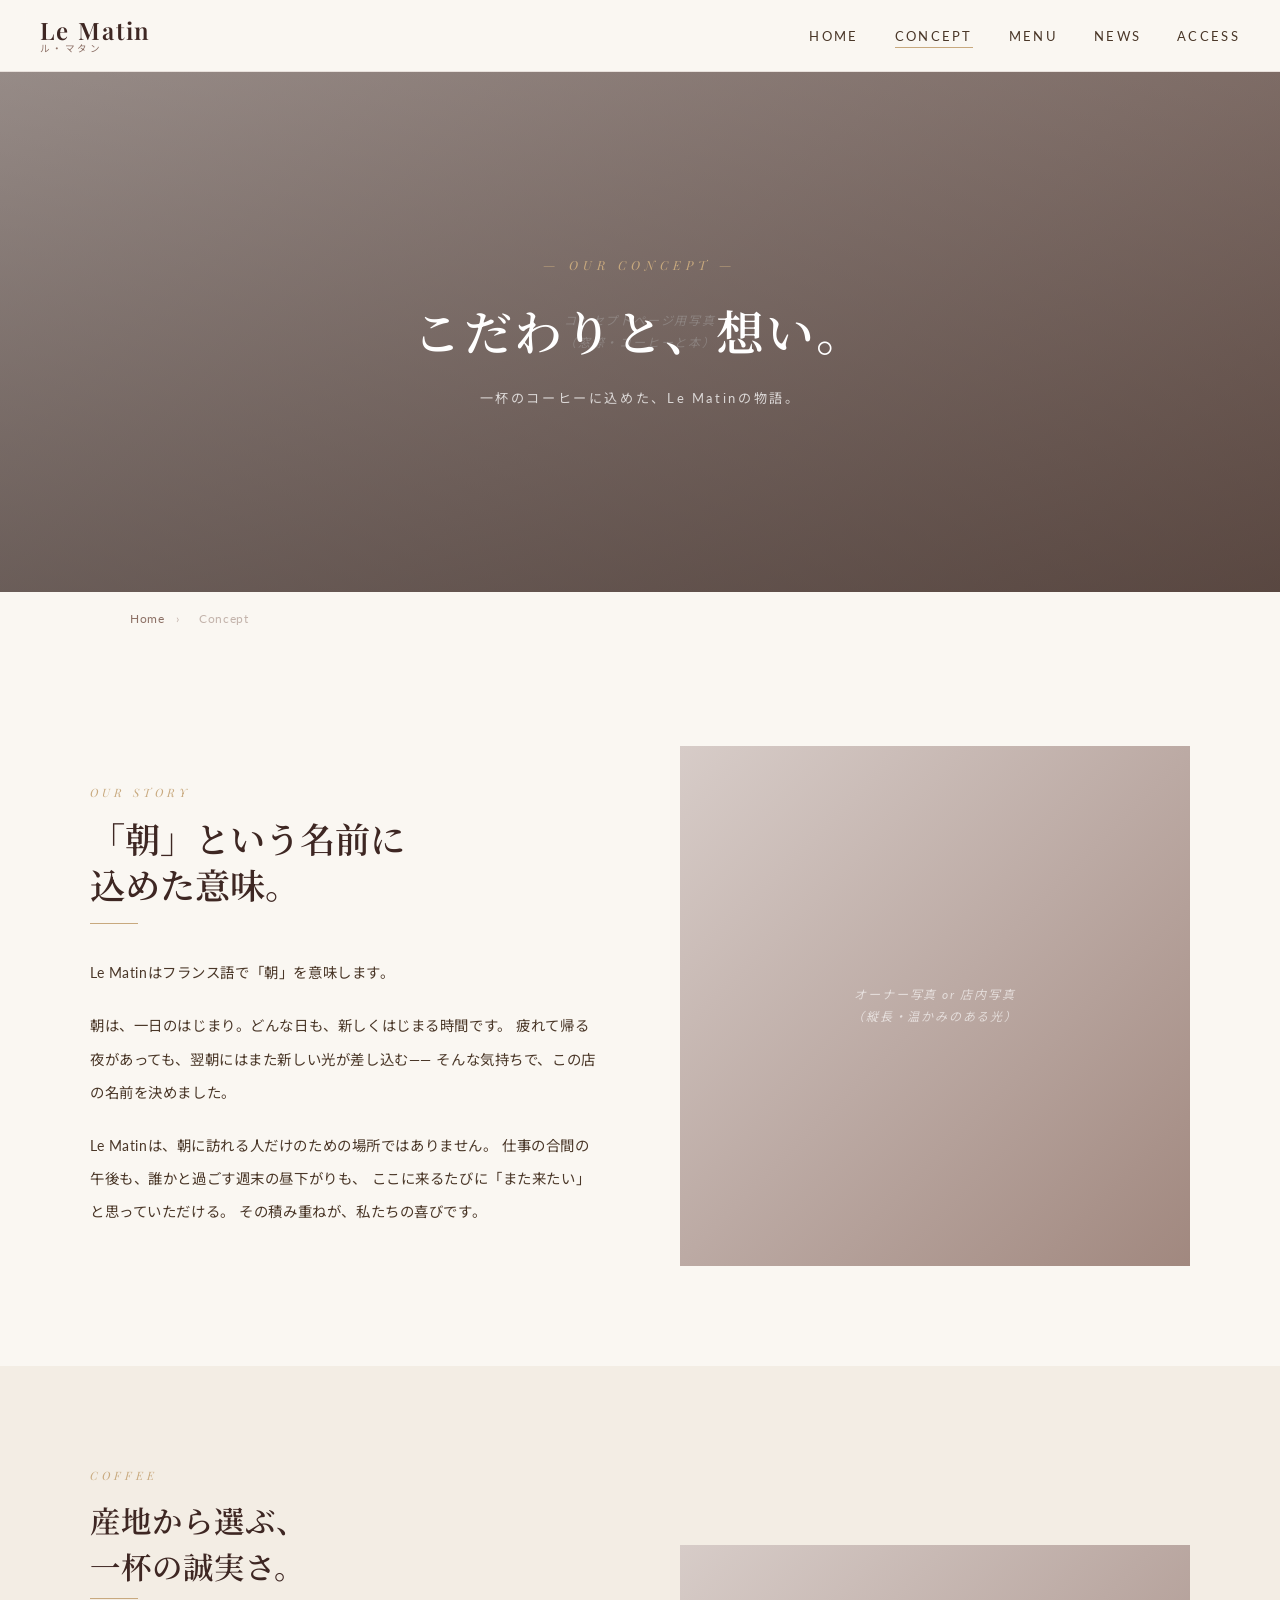
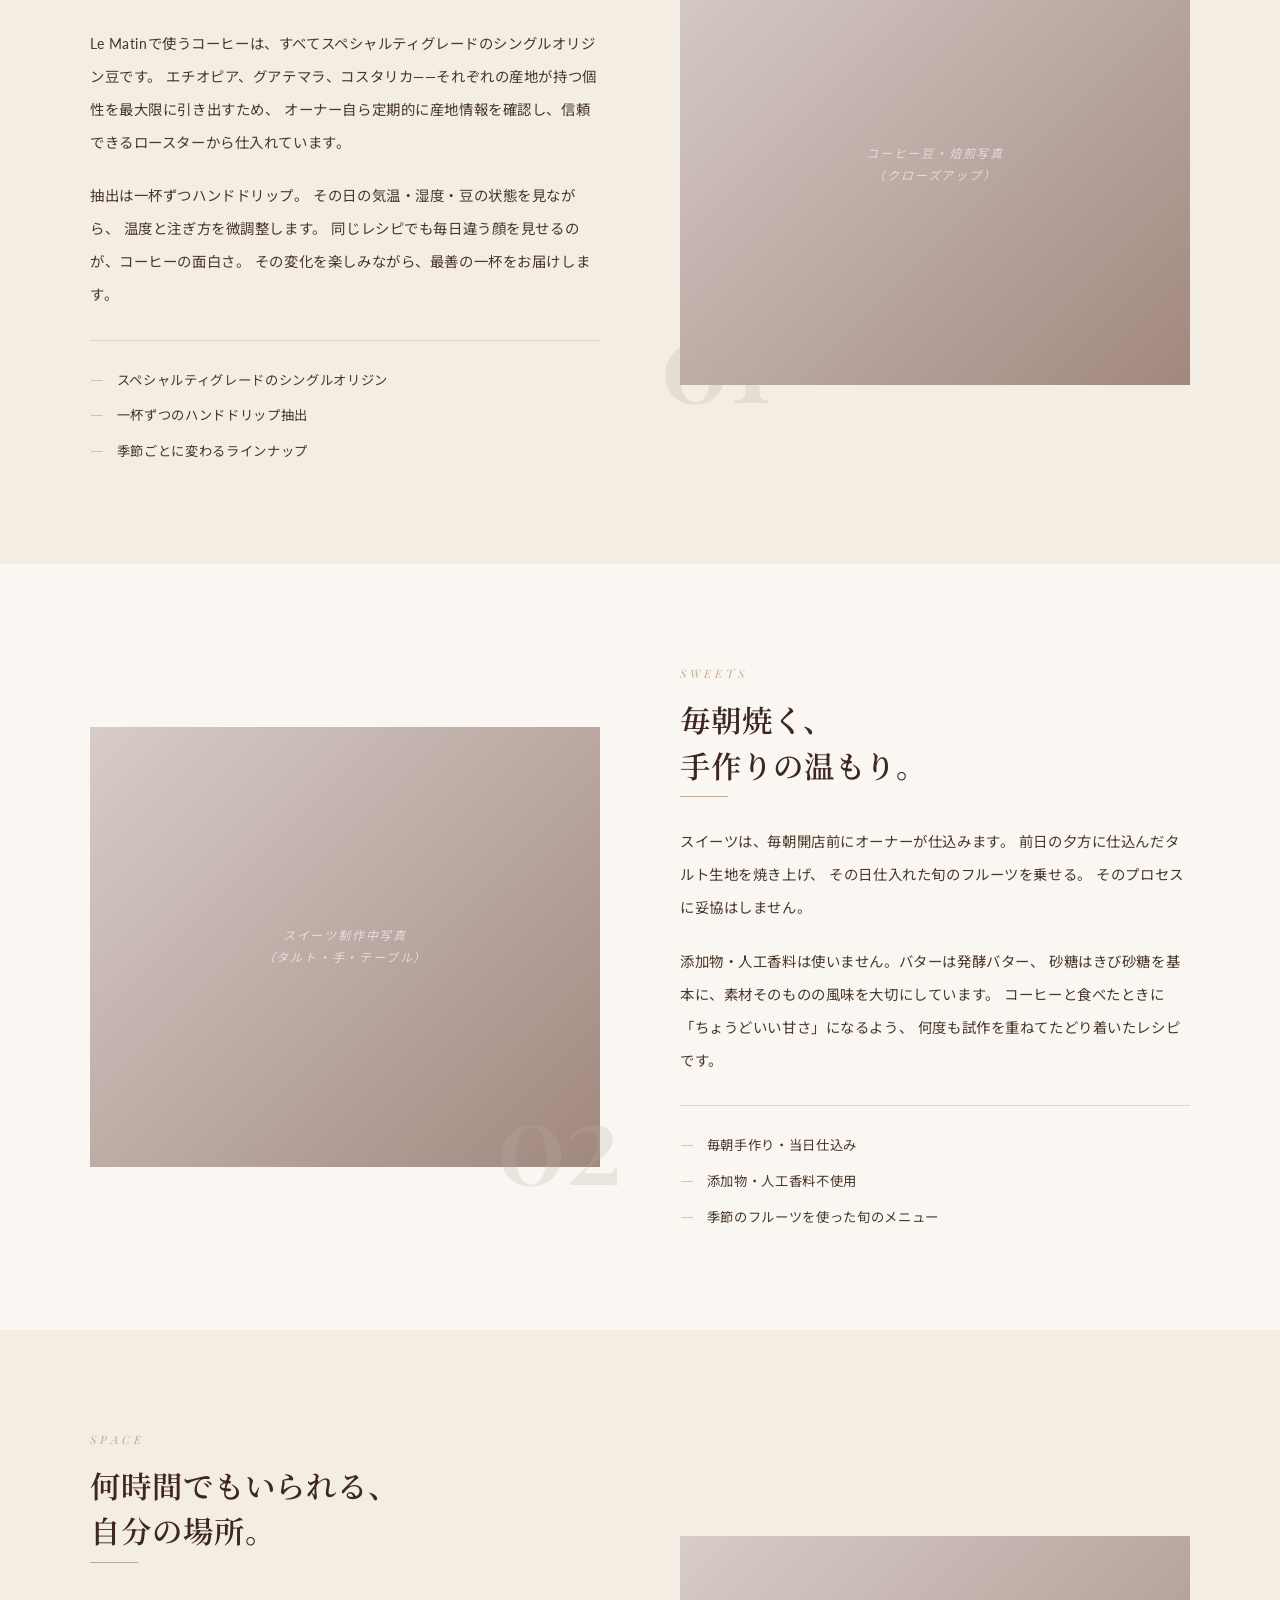
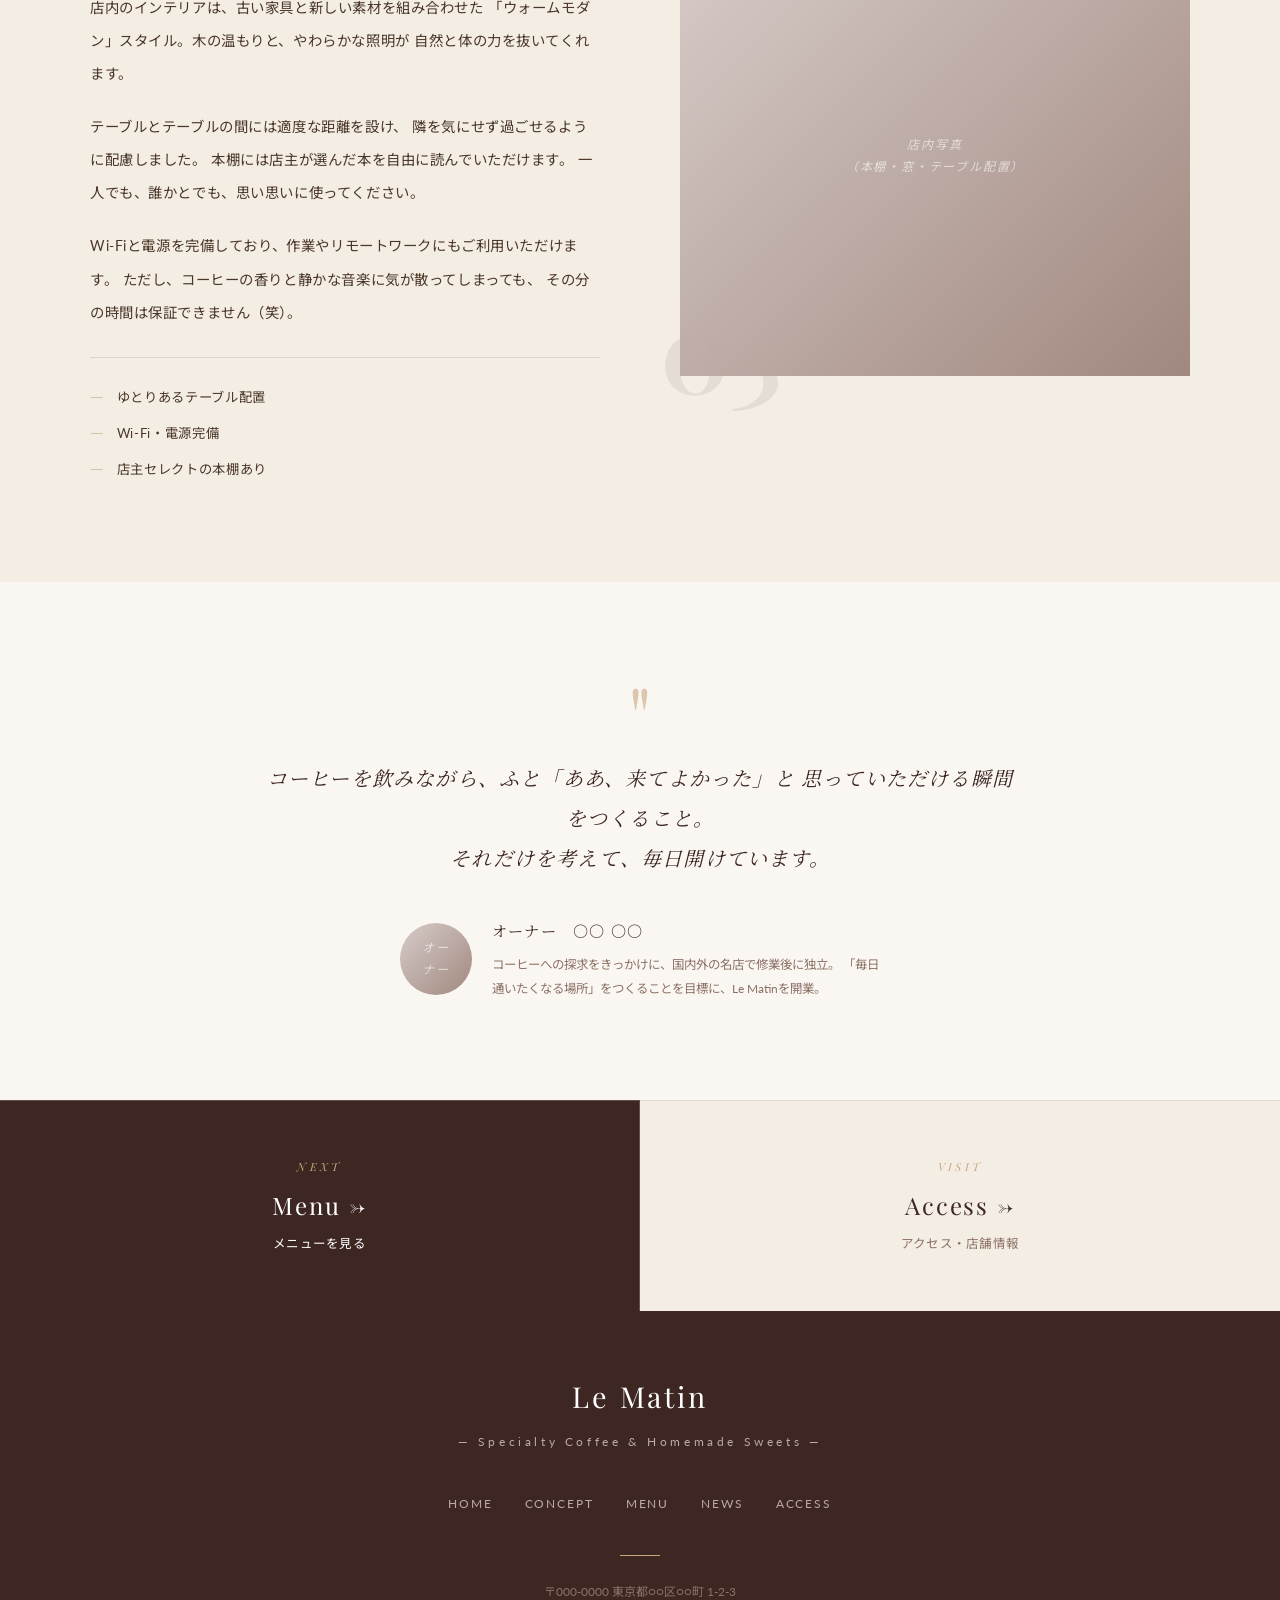
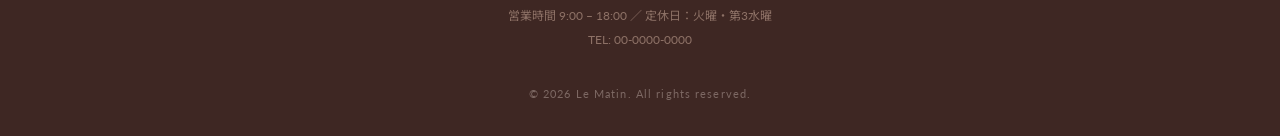
<file: concept.html>
<!DOCTYPE html>
<html lang="ja">
<head>
  <meta charset="UTF-8">
  <meta name="viewport" content="width=device-width, initial-scale=1.0">
  <meta name="description" content="Le Matin（ル・マタン）のこだわりとコンセプト。スペシャルティコーヒー、手作りスイーツ、居心地のよい空間——すべては「また来たい」と思っていただくために。">
  <title>こだわり・コンセプト | Le Matin</title>
  <link rel="stylesheet" href="style.css">
  <link rel="stylesheet" href="concept.css">
</head>
<body>

  <!-- ============ ヘッダー ============ -->
  <header class="site-header" id="site-header">
    <a href="index.html" class="site-logo" aria-label="Le Matin トップページへ">
      <span class="logo-en">Le Matin</span>
      <span class="logo-jp">ル・マタン</span>
    </a>
    <nav class="global-nav" aria-label="グローバルナビゲーション">
      <ul>
        <li><a href="index.html">Home</a></li>
        <li><a href="concept.html" class="active">Concept</a></li>
        <li><a href="menu.html">Menu</a></li>
        <li><a href="news.html">News</a></li>
        <li><a href="access.html">Access</a></li>
      </ul>
    </nav>
    <button class="hamburger" id="hamburger" aria-label="メニューを開く" aria-expanded="false">
      <span></span><span></span><span></span>
    </button>
  </header>

  <!-- モバイルメニュー -->
  <nav class="mobile-nav" id="mobile-nav" aria-label="モバイルナビゲーション">
    <a href="index.html">Home</a>
    <a href="concept.html">Concept</a>
    <a href="menu.html">Menu</a>
    <a href="news.html">News</a>
    <a href="access.html">Access</a>
  </nav>

  <main>

    <!-- ============ ページヒーロー ============ -->
    <section class="concept-hero">
      <div class="concept-hero-bg">
        <div class="img-placeholder concept-hero-img">
          コンセプトページ用写真<br>（窓際・コーヒーと本）
        </div>
        <div class="concept-hero-overlay"></div>
      </div>
      <div class="concept-hero-content">
        <p class="page-hero-label fade-in">— Our Concept —</p>
        <h1 class="page-hero-title fade-in fade-in-delay-1">こだわりと、想い。</h1>
        <p class="page-hero-sub fade-in fade-in-delay-2">
          一杯のコーヒーに込めた、Le Matinの物語。
        </p>
      </div>
    </section>

    <!-- パンくず -->
    <div class="breadcrumb">
      <a href="index.html">Home</a>
      <span>›</span>
      <span>Concept</span>
    </div>

    <!-- ============ ストーリー：オープニング ============ -->
    <section class="section concept-opening">
      <div class="section-inner concept-opening-inner">
        <div class="concept-opening-text fade-in">
          <span class="section-label">Our Story</span>
          <h2 class="section-title" style="text-align:left;">
            「朝」という名前に<br>込めた意味。
          </h2>
          <div class="divider" style="margin: 0 0 32px;"></div>
          <p class="concept-body">
            Le Matinはフランス語で「朝」を意味します。
          </p>
          <p class="concept-body">
            朝は、一日のはじまり。どんな日も、新しくはじまる時間です。
            疲れて帰る夜があっても、翌朝にはまた新しい光が差し込む——
            そんな気持ちで、この店の名前を決めました。
          </p>
          <p class="concept-body">
            Le Matinは、朝に訪れる人だけのための場所ではありません。
            仕事の合間の午後も、誰かと過ごす週末の昼下がりも、
            ここに来るたびに「また来たい」と思っていただける。
            その積み重ねが、私たちの喜びです。
          </p>
        </div>
        <div class="concept-opening-img fade-in fade-in-delay-2">
          <div class="img-placeholder" style="height:520px;">
            オーナー写真 or 店内写真<br>（縦長・温かみのある光）
          </div>
        </div>
      </div>
    </section>

    <!-- ============ こだわり① コーヒー ============ -->
    <section class="section section--warm concept-detail" id="coffee">
      <div class="section-inner concept-detail-inner concept-detail-inner--reverse">

        <div class="concept-detail-img fade-in">
          <div class="img-placeholder" style="height:440px;">
            コーヒー豆・焙煎写真<br>（クローズアップ）
          </div>
          <div class="concept-detail-num" aria-hidden="true">01</div>
        </div>

        <div class="concept-detail-text fade-in fade-in-delay-2">
          <span class="section-label">Coffee</span>
          <h2 class="concept-detail-title">
            産地から選ぶ、<br>一杯の誠実さ。
          </h2>
          <div class="divider" style="margin: 0 0 28px;"></div>
          <p class="concept-body">
            Le Matinで使うコーヒーは、すべてスペシャルティグレードのシングルオリジン豆です。
            エチオピア、グアテマラ、コスタリカ——それぞれの産地が持つ個性を最大限に引き出すため、
            オーナー自ら定期的に産地情報を確認し、信頼できるロースターから仕入れています。
          </p>
          <p class="concept-body">
            抽出は一杯ずつハンドドリップ。
            その日の気温・湿度・豆の状態を見ながら、
            温度と注ぎ方を微調整します。
            同じレシピでも毎日違う顔を見せるのが、コーヒーの面白さ。
            その変化を楽しみながら、最善の一杯をお届けします。
          </p>

          <div class="concept-detail-points">
            <div class="concept-point">
              <span class="concept-point-icon" aria-hidden="true">—</span>
              <span>スペシャルティグレードのシングルオリジン</span>
            </div>
            <div class="concept-point">
              <span class="concept-point-icon" aria-hidden="true">—</span>
              <span>一杯ずつのハンドドリップ抽出</span>
            </div>
            <div class="concept-point">
              <span class="concept-point-icon" aria-hidden="true">—</span>
              <span>季節ごとに変わるラインナップ</span>
            </div>
          </div>
        </div>

      </div>
    </section>

    <!-- ============ こだわり② スイーツ ============ -->
    <section class="section concept-detail" id="sweets">
      <div class="section-inner concept-detail-inner">

        <div class="concept-detail-img fade-in">
          <div class="img-placeholder" style="height:440px;">
            スイーツ制作中写真<br>（タルト・手・テーブル）
          </div>
          <div class="concept-detail-num concept-detail-num--right" aria-hidden="true">02</div>
        </div>

        <div class="concept-detail-text fade-in fade-in-delay-2">
          <span class="section-label">Sweets</span>
          <h2 class="concept-detail-title">
            毎朝焼く、<br>手作りの温もり。
          </h2>
          <div class="divider" style="margin: 0 0 28px;"></div>
          <p class="concept-body">
            スイーツは、毎朝開店前にオーナーが仕込みます。
            前日の夕方に仕込んだタルト生地を焼き上げ、
            その日仕入れた旬のフルーツを乗せる。
            そのプロセスに妥協はしません。
          </p>
          <p class="concept-body">
            添加物・人工香料は使いません。バターは発酵バター、
            砂糖はきび砂糖を基本に、素材そのものの風味を大切にしています。
            コーヒーと食べたときに「ちょうどいい甘さ」になるよう、
            何度も試作を重ねてたどり着いたレシピです。
          </p>

          <div class="concept-detail-points">
            <div class="concept-point">
              <span class="concept-point-icon" aria-hidden="true">—</span>
              <span>毎朝手作り・当日仕込み</span>
            </div>
            <div class="concept-point">
              <span class="concept-point-icon" aria-hidden="true">—</span>
              <span>添加物・人工香料不使用</span>
            </div>
            <div class="concept-point">
              <span class="concept-point-icon" aria-hidden="true">—</span>
              <span>季節のフルーツを使った旬のメニュー</span>
            </div>
          </div>
        </div>

      </div>
    </section>

    <!-- ============ こだわり③ 空間 ============ -->
    <section class="section section--warm concept-detail" id="space">
      <div class="section-inner concept-detail-inner concept-detail-inner--reverse">

        <div class="concept-detail-img fade-in">
          <div class="img-placeholder" style="height:440px;">
            店内写真<br>（本棚・窓・テーブル配置）
          </div>
          <div class="concept-detail-num" aria-hidden="true">03</div>
        </div>

        <div class="concept-detail-text fade-in fade-in-delay-2">
          <span class="section-label">Space</span>
          <h2 class="concept-detail-title">
            何時間でもいられる、<br>自分の場所。
          </h2>
          <div class="divider" style="margin: 0 0 28px;"></div>
          <p class="concept-body">
            店内のインテリアは、古い家具と新しい素材を組み合わせた
            「ウォームモダン」スタイル。木の温もりと、やわらかな照明が
            自然と体の力を抜いてくれます。
          </p>
          <p class="concept-body">
            テーブルとテーブルの間には適度な距離を設け、
            隣を気にせず過ごせるように配慮しました。
            本棚には店主が選んだ本を自由に読んでいただけます。
            一人でも、誰かとでも、思い思いに使ってください。
          </p>
          <p class="concept-body">
            Wi-Fiと電源を完備しており、作業やリモートワークにもご利用いただけます。
            ただし、コーヒーの香りと静かな音楽に気が散ってしまっても、
            その分の時間は保証できません（笑）。
          </p>

          <div class="concept-detail-points">
            <div class="concept-point">
              <span class="concept-point-icon" aria-hidden="true">—</span>
              <span>ゆとりあるテーブル配置</span>
            </div>
            <div class="concept-point">
              <span class="concept-point-icon" aria-hidden="true">—</span>
              <span>Wi-Fi・電源完備</span>
            </div>
            <div class="concept-point">
              <span class="concept-point-icon" aria-hidden="true">—</span>
              <span>店主セレクトの本棚あり</span>
            </div>
          </div>
        </div>

      </div>
    </section>

    <!-- ============ オーナーの言葉 ============ -->
    <section class="section owner-section">
      <div class="section-inner">
        <div class="owner-block fade-in">
          <div class="owner-quote-mark" aria-hidden="true">"</div>
          <blockquote class="owner-quote">
            コーヒーを飲みながら、ふと「ああ、来てよかった」と
            思っていただける瞬間をつくること。<br>
            それだけを考えて、毎日開けています。
          </blockquote>
          <div class="owner-profile">
            <div class="owner-photo img-placeholder" style="width:72px; height:72px; border-radius:50%; flex-shrink:0;">
              オーナー
            </div>
            <div>
              <p class="owner-name">オーナー　○○ ○○</p>
              <p class="owner-bio">
                コーヒーへの探求をきっかけに、国内外の名店で修業後に独立。
                「毎日通いたくなる場所」をつくることを目標に、Le Matinを開業。
              </p>
            </div>
          </div>
        </div>
      </div>
    </section>

    <!-- ============ ページ間ナビ ============ -->
    <section class="page-nav-strip">
      <a href="menu.html" class="page-nav-item">
        <span class="page-nav-label">Next</span>
        <span class="page-nav-title">Menu →</span>
        <span class="page-nav-sub">メニューを見る</span>
      </a>
      <a href="access.html" class="page-nav-item">
        <span class="page-nav-label">Visit</span>
        <span class="page-nav-title">Access →</span>
        <span class="page-nav-sub">アクセス・店舗情報</span>
      </a>
    </section>

  </main>

  <!-- ============ フッター ============ -->
  <footer class="site-footer">
    <p class="footer-logo">Le Matin</p>
    <p class="footer-tagline">— Specialty Coffee &amp; Homemade Sweets —</p>
    <nav class="footer-nav" aria-label="フッターナビゲーション">
      <a href="index.html">Home</a>
      <a href="concept.html">Concept</a>
      <a href="menu.html">Menu</a>
      <a href="news.html">News</a>
      <a href="access.html">Access</a>
    </nav>
    <div class="footer-divider"></div>
    <p class="footer-info">
      〒000-0000 東京都○○区○○町 1-2-3<br>
      営業時間 9:00 – 18:00 ／ 定休日：火曜・第3水曜<br>
      TEL: 00-0000-0000
    </p>
    <p class="footer-copy">© 2026 Le Matin. All rights reserved.</p>
  </footer>

  <script src="main.js"></script>
</body>
</html>
</file>
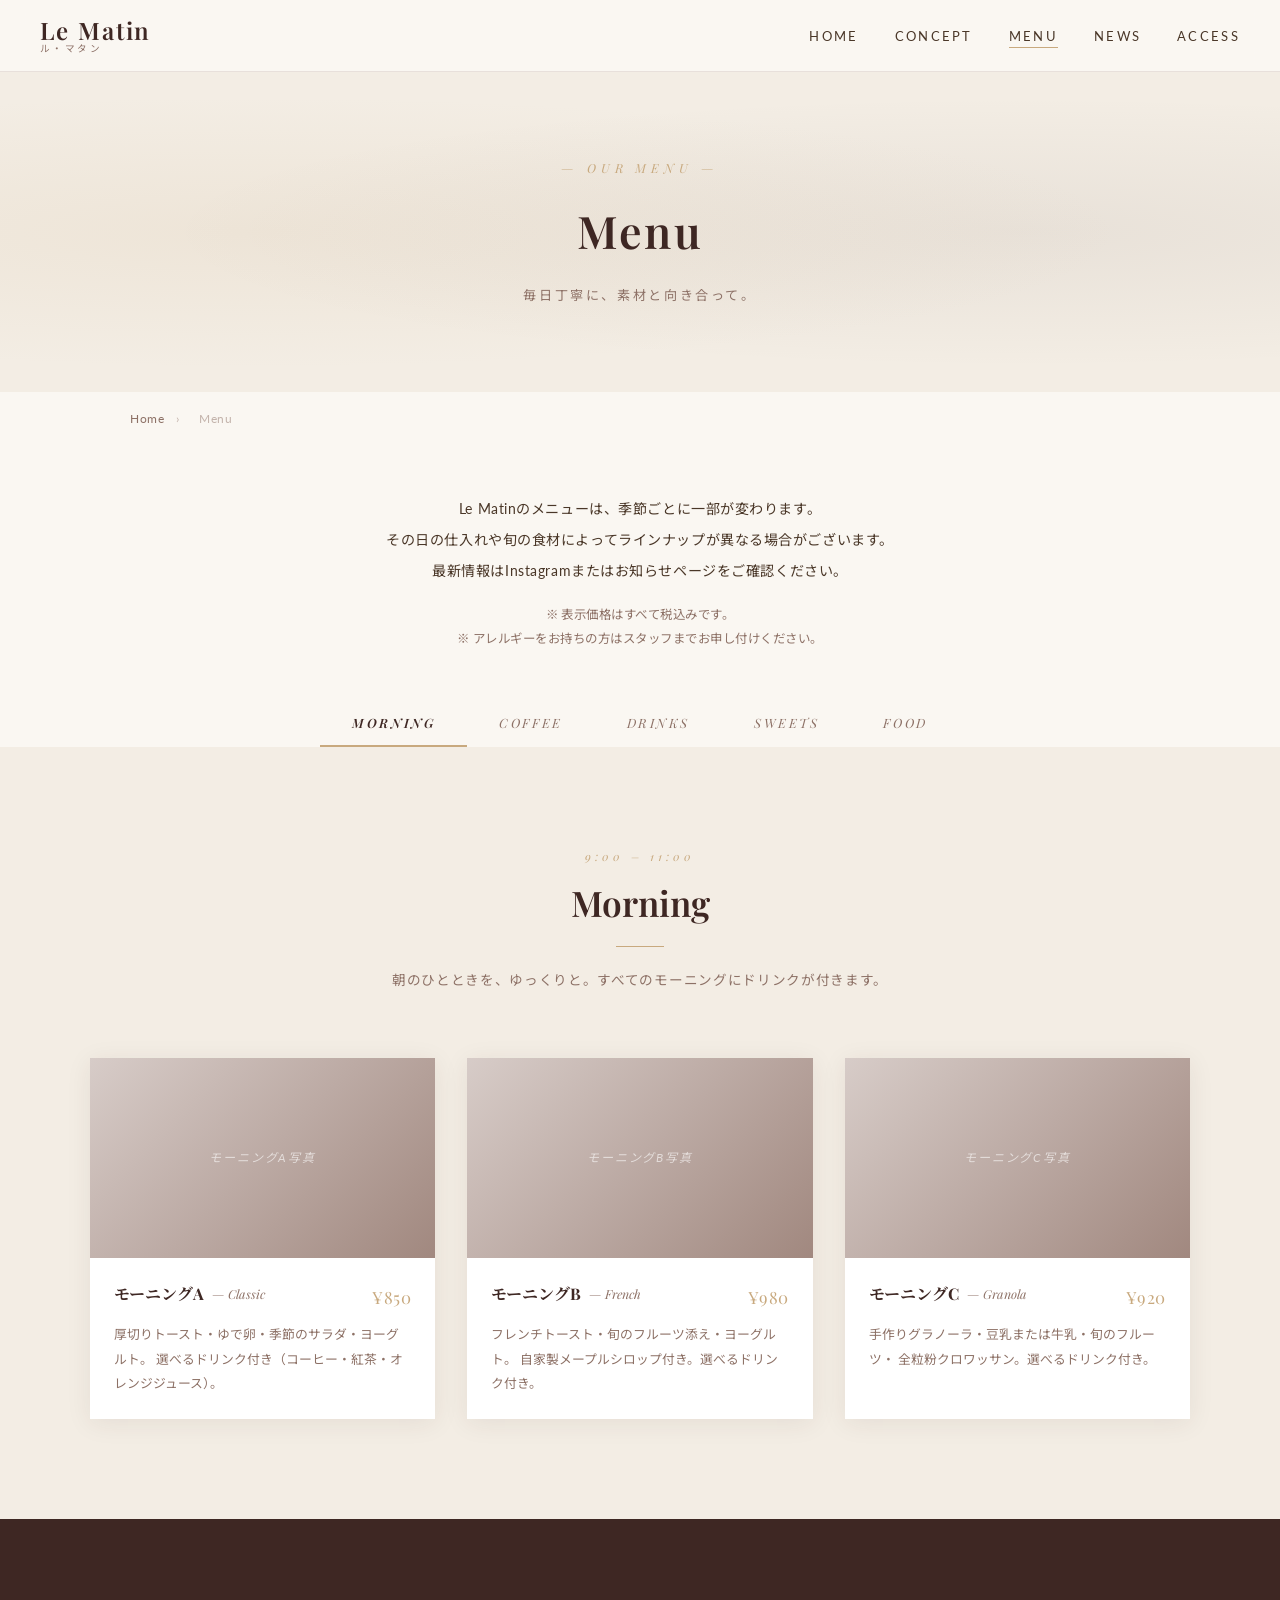
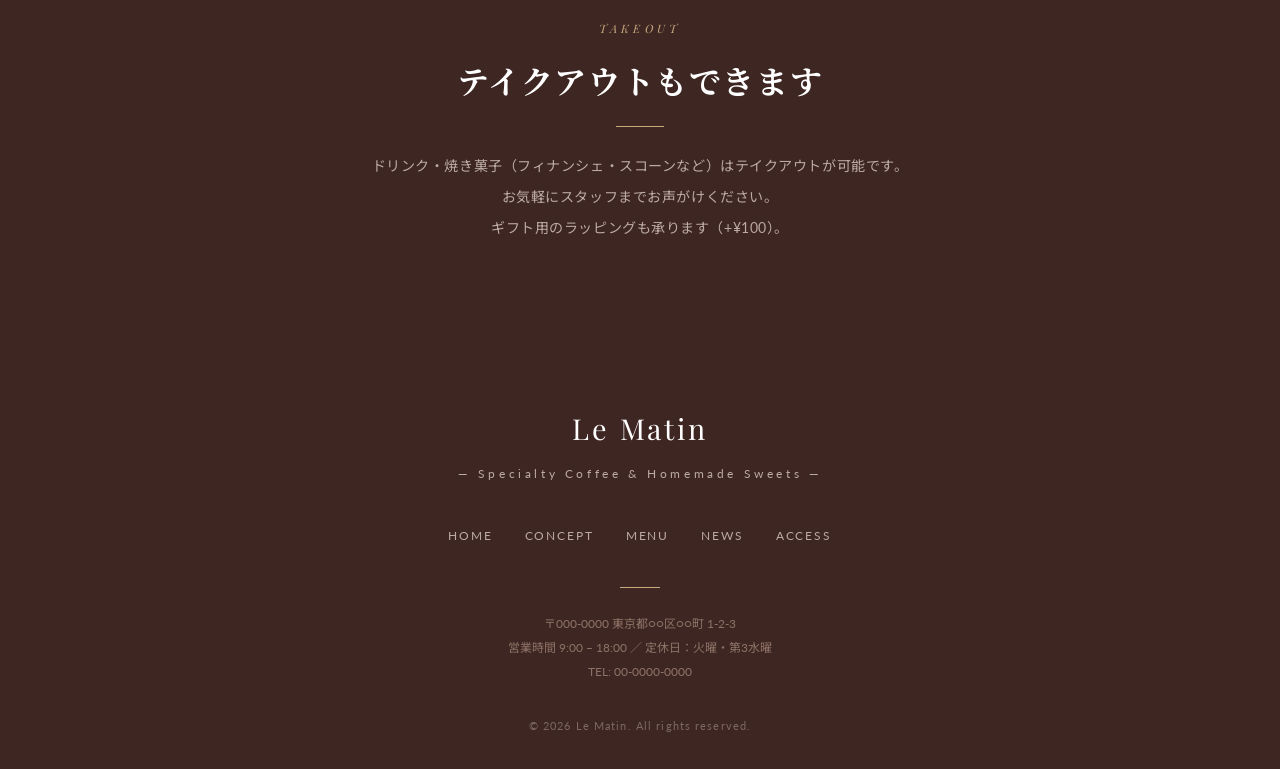
<file: menu.html>
<!DOCTYPE html>
<html lang="ja">
<head>
  <meta charset="UTF-8">
  <meta name="viewport" content="width=device-width, initial-scale=1.0">
  <meta name="description" content="Le Matin（ル・マタン）のメニュー。スペシャルティコーヒー、手作りスイーツ、モーニング、季節のドリンクなど。">
  <title>Menu | Le Matin</title>
  <link rel="stylesheet" href="style.css">
  <link rel="stylesheet" href="menu.css">
</head>
<body>

  <!-- ============ ヘッダー ============ -->
  <header class="site-header" id="site-header">
    <a href="index.html" class="site-logo" aria-label="Le Matin トップページへ">
      <span class="logo-en">Le Matin</span>
      <span class="logo-jp">ル・マタン</span>
    </a>
    <nav class="global-nav" aria-label="グローバルナビゲーション">
      <ul>
        <li><a href="index.html">Home</a></li>
        <li><a href="concept.html">Concept</a></li>
        <li><a href="menu.html" class="active">Menu</a></li>
        <li><a href="news.html">News</a></li>
        <li><a href="access.html">Access</a></li>
      </ul>
    </nav>
    <button class="hamburger" id="hamburger" aria-label="メニューを開く" aria-expanded="false">
      <span></span><span></span><span></span>
    </button>
  </header>

  <!-- モバイルメニュー -->
  <nav class="mobile-nav" id="mobile-nav" aria-label="モバイルナビゲーション">
    <a href="index.html">Home</a>
    <a href="concept.html">Concept</a>
    <a href="menu.html">Menu</a>
    <a href="news.html">News</a>
    <a href="access.html">Access</a>
  </nav>

  <main>

    <!-- ============ ページヒーロー ============ -->
    <div class="page-hero">
      <p class="page-hero-label fade-in">— Our Menu —</p>
      <h1 class="page-hero-title fade-in fade-in-delay-1">Menu</h1>
      <p class="page-hero-sub fade-in fade-in-delay-2">毎日丁寧に、素材と向き合って。</p>
    </div>

    <!-- パンくず -->
    <div class="breadcrumb">
      <a href="index.html">Home</a>
      <span>›</span>
      <span>Menu</span>
    </div>

    <!-- ============ メニューリード文 ============ -->
    <section class="section menu-lead-section">
      <div class="section-inner menu-lead-inner fade-in">
        <p class="menu-lead-text">
          Le Matinのメニューは、季節ごとに一部が変わります。<br>
          その日の仕入れや旬の食材によってラインナップが異なる場合がございます。<br>
          最新情報はInstagramまたはお知らせページをご確認ください。
        </p>
        <p class="menu-lead-note">
          ※ 表示価格はすべて税込みです。<br>
          ※ アレルギーをお持ちの方はスタッフまでお申し付けください。
        </p>
      </div>
    </section>

    <!-- ============ カテゴリータブナビ ============ -->
    <div class="menu-tab-nav" role="tablist" aria-label="メニューカテゴリー">
      <button class="menu-tab active" data-target="morning" role="tab" aria-selected="true" aria-controls="morning">
        Morning
      </button>
      <button class="menu-tab" data-target="coffee" role="tab" aria-selected="false" aria-controls="coffee">
        Coffee
      </button>
      <button class="menu-tab" data-target="drinks" role="tab" aria-selected="false" aria-controls="drinks">
        Drinks
      </button>
      <button class="menu-tab" data-target="sweets" role="tab" aria-selected="false" aria-controls="sweets">
        Sweets
      </button>
      <button class="menu-tab" data-target="food" role="tab" aria-selected="false" aria-controls="food">
        Food
      </button>
    </div>

    <!-- ============ モーニング ============ -->
    <section class="menu-category" id="morning" role="tabpanel" aria-labelledby="tab-morning">
      <div class="section section--warm">
        <div class="section-inner">
          <div class="section-header fade-in">
            <span class="section-label">9:00 – 11:00</span>
            <h2 class="section-title">Morning</h2>
            <div class="divider"></div>
            <p class="section-subtitle">朝のひとときを、ゆっくりと。すべてのモーニングにドリンクが付きます。</p>
          </div>

          <div class="menu-grid">

            <article class="menu-item fade-in fade-in-delay-1">
              <div class="menu-item-img img-placeholder">モーニングA写真</div>
              <div class="menu-item-body">
                <div class="menu-item-header">
                  <h3 class="menu-item-name">モーニングA<span class="menu-item-name-en"> — Classic</span></h3>
                  <span class="menu-item-price">¥850</span>
                </div>
                <p class="menu-item-desc">
                  厚切りトースト・ゆで卵・季節のサラダ・ヨーグルト。
                  選べるドリンク付き（コーヒー・紅茶・オレンジジュース）。
                </p>
              </div>
            </article>

            <article class="menu-item fade-in fade-in-delay-2">
              <div class="menu-item-img img-placeholder">モーニングB写真</div>
              <div class="menu-item-body">
                <div class="menu-item-header">
                  <h3 class="menu-item-name">モーニングB<span class="menu-item-name-en"> — French</span></h3>
                  <span class="menu-item-price">¥980</span>
                </div>
                <p class="menu-item-desc">
                  フレンチトースト・旬のフルーツ添え・ヨーグルト。
                  自家製メープルシロップ付き。選べるドリンク付き。
                </p>
              </div>
            </article>

            <article class="menu-item fade-in fade-in-delay-3">
              <div class="menu-item-img img-placeholder">モーニングC写真</div>
              <div class="menu-item-body">
                <div class="menu-item-header">
                  <h3 class="menu-item-name">モーニングC<span class="menu-item-name-en"> — Granola</span></h3>
                  <span class="menu-item-price">¥920</span>
                </div>
                <p class="menu-item-desc">
                  手作りグラノーラ・豆乳または牛乳・旬のフルーツ・
                  全粒粉クロワッサン。選べるドリンク付き。
                </p>
              </div>
            </article>

          </div>
        </div>
      </div>
    </section>

    <!-- ============ コーヒー ============ -->
    <section class="menu-category" id="coffee" role="tabpanel" aria-labelledby="tab-coffee" hidden>
      <div class="section">
        <div class="section-inner">
          <div class="section-header fade-in">
            <span class="section-label">Specialty Coffee</span>
            <h2 class="section-title">Coffee</h2>
            <div class="divider"></div>
            <p class="section-subtitle">
              シングルオリジン豆を一杯ずつハンドドリップ。<br>
              豆の産地・焙煎度はスタッフにお気軽にお尋ねください。
            </p>
          </div>

          <!-- ホット -->
          <div class="menu-list-group fade-in">
            <h3 class="menu-list-group-title">Hot</h3>
            <ul class="menu-list">
              <li class="menu-list-item">
                <div class="menu-list-main">
                  <span class="menu-list-name">ハンドドリップコーヒー</span>
                  <span class="menu-list-desc-inline">本日の豆・一杯ずつ丁寧に</span>
                </div>
                <span class="menu-list-price">¥680</span>
              </li>
              <li class="menu-list-item">
                <div class="menu-list-main">
                  <span class="menu-list-name">本日のスペシャルティ</span>
                  <span class="menu-list-desc-inline">週替わり・産地説明カード付き</span>
                </div>
                <span class="menu-list-price">¥820</span>
              </li>
              <li class="menu-list-item">
                <div class="menu-list-main">
                  <span class="menu-list-name">カフェラテ</span>
                  <span class="menu-list-desc-inline">エスプレッソ + スチームミルク</span>
                </div>
                <span class="menu-list-price">¥720</span>
              </li>
              <li class="menu-list-item">
                <div class="menu-list-main">
                  <span class="menu-list-name">カプチーノ</span>
                  <span class="menu-list-desc-inline">きめ細かいフォームミルク</span>
                </div>
                <span class="menu-list-price">¥720</span>
              </li>
              <li class="menu-list-item">
                <div class="menu-list-main">
                  <span class="menu-list-name">フラットホワイト</span>
                  <span class="menu-list-desc-inline">濃いめのエスプレッソ + ベルベットミルク</span>
                </div>
                <span class="menu-list-price">¥750</span>
              </li>
              <li class="menu-list-item menu-list-item--recommend">
                <div class="menu-list-main">
                  <span class="menu-list-name">
                    カフェモカ
                    <span class="menu-recommend-badge">Recommend</span>
                  </span>
                  <span class="menu-list-desc-inline">ベルギーチョコレート使用</span>
                </div>
                <span class="menu-list-price">¥780</span>
              </li>
            </ul>
          </div>

          <!-- アイス -->
          <div class="menu-list-group fade-in">
            <h3 class="menu-list-group-title">Iced</h3>
            <ul class="menu-list">
              <li class="menu-list-item">
                <div class="menu-list-main">
                  <span class="menu-list-name">アイスコーヒー</span>
                  <span class="menu-list-desc-inline">水出し・12時間抽出</span>
                </div>
                <span class="menu-list-price">¥680</span>
              </li>
              <li class="menu-list-item">
                <div class="menu-list-main">
                  <span class="menu-list-name">アイスカフェラテ</span>
                  <span class="menu-list-desc-inline">ミルクは豆乳に変更可（+¥50）</span>
                </div>
                <span class="menu-list-price">¥720</span>
              </li>
              <li class="menu-list-item menu-list-item--recommend">
                <div class="menu-list-main">
                  <span class="menu-list-name">
                    コーヒーゼリーラテ
                    <span class="menu-recommend-badge">Recommend</span>
                  </span>
                  <span class="menu-list-desc-inline">自家製コーヒーゼリー + ミルク</span>
                </div>
                <span class="menu-list-price">¥820</span>
              </li>
            </ul>
          </div>

        </div>
      </div>
    </section>

    <!-- ============ ドリンク（コーヒー以外） ============ -->
    <section class="menu-category" id="drinks" role="tabpanel" aria-labelledby="tab-drinks" hidden>
      <div class="section section--warm">
        <div class="section-inner">
          <div class="section-header fade-in">
            <span class="section-label">Non-Coffee &amp; Tea</span>
            <h2 class="section-title">Drinks</h2>
            <div class="divider"></div>
            <p class="section-subtitle">コーヒーが苦手な方にも、ゆっくりとくつろいでいただけるよう。</p>
          </div>

          <div class="menu-list-group fade-in">
            <h3 class="menu-list-group-title">Tea &amp; Herbal</h3>
            <ul class="menu-list">
              <li class="menu-list-item">
                <div class="menu-list-main">
                  <span class="menu-list-name">セイロン紅茶</span>
                  <span class="menu-list-desc-inline">ストレート / ミルクティー</span>
                </div>
                <span class="menu-list-price">¥620</span>
              </li>
              <li class="menu-list-item">
                <div class="menu-list-main">
                  <span class="menu-list-name">アールグレイ</span>
                  <span class="menu-list-desc-inline">ホット / アイス</span>
                </div>
                <span class="menu-list-price">¥650</span>
              </li>
              <li class="menu-list-item menu-list-item--recommend">
                <div class="menu-list-main">
                  <span class="menu-list-name">
                    チャイラテ
                    <span class="menu-recommend-badge">Recommend</span>
                  </span>
                  <span class="menu-list-desc-inline">スパイスが香る、ホットのみ</span>
                </div>
                <span class="menu-list-price">¥720</span>
              </li>
              <li class="menu-list-item">
                <div class="menu-list-main">
                  <span class="menu-list-name">カモミールハーブティー</span>
                  <span class="menu-list-desc-inline">ホット / アイス</span>
                </div>
                <span class="menu-list-price">¥650</span>
              </li>
            </ul>
          </div>

          <div class="menu-list-group fade-in">
            <h3 class="menu-list-group-title">Seasonal &amp; Soft</h3>
            <ul class="menu-list">
              <li class="menu-list-item">
                <div class="menu-list-main">
                  <span class="menu-list-name">季節のフルーツソーダ</span>
                  <span class="menu-list-desc-inline">内容は月ごとに変わります</span>
                </div>
                <span class="menu-list-price">¥680</span>
              </li>
              <li class="menu-list-item">
                <div class="menu-list-main">
                  <span class="menu-list-name">自家製レモネード</span>
                  <span class="menu-list-desc-inline">はちみつ仕立て・ホット / アイス</span>
                </div>
                <span class="menu-list-price">¥650</span>
              </li>
              <li class="menu-list-item">
                <div class="menu-list-main">
                  <span class="menu-list-name">オレンジジュース</span>
                  <span class="menu-list-desc-inline">生搾り（季節限定）</span>
                </div>
                <span class="menu-list-price">¥580</span>
              </li>
              <li class="menu-list-item">
                <div class="menu-list-main">
                  <span class="menu-list-name">ホットチョコレート</span>
                  <span class="menu-list-desc-inline">ベルギー産ダークチョコ使用</span>
                </div>
                <span class="menu-list-price">¥720</span>
              </li>
            </ul>
          </div>

        </div>
      </div>
    </section>

    <!-- ============ スイーツ ============ -->
    <section class="menu-category" id="sweets" role="tabpanel" aria-labelledby="tab-sweets" hidden>
      <div class="section">
        <div class="section-inner">
          <div class="section-header fade-in">
            <span class="section-label">Homemade</span>
            <h2 class="section-title">Sweets</h2>
            <div class="divider"></div>
            <p class="section-subtitle">
              毎朝オーナーが手作りする焼き菓子たち。<br>
              数に限りがございます。売切れの際はご了承ください。
            </p>
          </div>

          <div class="menu-grid">

            <article class="menu-item fade-in fade-in-delay-1">
              <div class="menu-item-img img-placeholder">季節のタルト写真</div>
              <div class="menu-item-body">
                <div class="menu-item-header">
                  <h3 class="menu-item-name">
                    季節のタルト
                    <span class="menu-badge-new">本日あり</span>
                  </h3>
                  <span class="menu-item-price">¥580</span>
                </div>
                <p class="menu-item-desc">
                  旬のフルーツと自家製カスタードクリームを、
                  サクサクのパートシュクレに。季節により内容が変わります。
                </p>
              </div>
            </article>

            <article class="menu-item fade-in fade-in-delay-2">
              <div class="menu-item-img img-placeholder">バスクチーズケーキ写真</div>
              <div class="menu-item-body">
                <div class="menu-item-header">
                  <h3 class="menu-item-name">バスクチーズケーキ</h3>
                  <span class="menu-item-price">¥560</span>
                </div>
                <p class="menu-item-desc">
                  表面はほろ苦く、中はとろける食感。
                  クリームチーズにこだわった、Le Matinの定番スイーツ。
                </p>
              </div>
            </article>

            <article class="menu-item fade-in fade-in-delay-3">
              <div class="menu-item-img img-placeholder">フィナンシェ写真</div>
              <div class="menu-item-body">
                <div class="menu-item-header">
                  <h3 class="menu-item-name">フィナンシェ（2個）</h3>
                  <span class="menu-item-price">¥380</span>
                </div>
                <p class="menu-item-desc">
                  焦がしバターの香りが広がる、しっとり濃厚なフィナンシェ。
                  コーヒーとの相性が抜群です。
                </p>
              </div>
            </article>

            <article class="menu-item fade-in fade-in-delay-1">
              <div class="menu-item-img img-placeholder">スコーン写真</div>
              <div class="menu-item-body">
                <div class="menu-item-header">
                  <h3 class="menu-item-name">スコーン + クロテッドクリーム</h3>
                  <span class="menu-item-price">¥480</span>
                </div>
                <p class="menu-item-desc">
                  サクッとした外側としっとりした内側が自慢のスコーン。
                  クロテッドクリームとジャム添え。
                </p>
              </div>
            </article>

            <article class="menu-item fade-in fade-in-delay-2">
              <div class="menu-item-img img-placeholder">ガトーショコラ写真</div>
              <div class="menu-item-body">
                <div class="menu-item-header">
                  <h3 class="menu-item-name">ガトーショコラ</h3>
                  <span class="menu-item-price">¥580</span>
                </div>
                <p class="menu-item-desc">
                  カカオ70%のチョコレートを使用したリッチな一品。
                  生クリームとベリーソース添え。
                </p>
              </div>
            </article>

            <article class="menu-item fade-in fade-in-delay-3">
              <div class="menu-item-img img-placeholder">セット写真</div>
              <div class="menu-item-body">
                <div class="menu-item-header">
                  <h3 class="menu-item-name">
                    コーヒー＋スイーツ セット
                    <span class="menu-badge-sale">お得</span>
                  </h3>
                  <span class="menu-item-price">¥1,100〜</span>
                </div>
                <p class="menu-item-desc">
                  本日のコーヒー（ホット or アイス）と
                  お好きなスイーツ1点のセット。単品合計より¥100お得。
                </p>
              </div>
            </article>

          </div>
        </div>
      </div>
    </section>

    <!-- ============ フード ============ -->
    <section class="menu-category" id="food" role="tabpanel" aria-labelledby="tab-food" hidden>
      <div class="section section--warm">
        <div class="section-inner">
          <div class="section-header fade-in">
            <span class="section-label">Light Meal</span>
            <h2 class="section-title">Food</h2>
            <div class="divider"></div>
            <p class="section-subtitle">軽食は11:00〜ご注文いただけます（モーニング時間を除く）。</p>
          </div>

          <div class="menu-list-group fade-in">
            <ul class="menu-list">
              <li class="menu-list-item menu-list-item--recommend">
                <div class="menu-list-main">
                  <span class="menu-list-name">
                    本日のサンドウィッチ
                    <span class="menu-recommend-badge">Daily</span>
                  </span>
                  <span class="menu-list-desc-inline">内容は日替わり・スープ付き</span>
                </div>
                <span class="menu-list-price">¥980</span>
              </li>
              <li class="menu-list-item">
                <div class="menu-list-main">
                  <span class="menu-list-name">アボカドトースト</span>
                  <span class="menu-list-desc-inline">自家製ライ麦パン・温泉卵添え</span>
                </div>
                <span class="menu-list-price">¥880</span>
              </li>
              <li class="menu-list-item">
                <div class="menu-list-main">
                  <span class="menu-list-name">グリルチーズトースト</span>
                  <span class="menu-list-desc-inline">3種のチーズ・はちみつがけ</span>
                </div>
                <span class="menu-list-price">¥780</span>
              </li>
              <li class="menu-list-item">
                <div class="menu-list-main">
                  <span class="menu-list-name">季節のスープ + パン</span>
                  <span class="menu-list-desc-inline">根菜・豆類など旬の素材で</span>
                </div>
                <span class="menu-list-price">¥680</span>
              </li>
              <li class="menu-list-item">
                <div class="menu-list-main">
                  <span class="menu-list-name">チーズプレート</span>
                  <span class="menu-list-desc-inline">3種のチーズ・ドライフルーツ・クラッカー</span>
                </div>
                <span class="menu-list-price">¥980</span>
              </li>
            </ul>
          </div>

          <!-- アレルギー注記 -->
          <div class="menu-allergy-note fade-in">
            <p>
              <strong>アレルギーについて：</strong>
              Le Matinでは小麦・卵・乳製品・ナッツ類を使用したメニューがございます。
              アレルギーをお持ちの方は、ご注文の際にスタッフへお申し付けください。
              可能な範囲でご対応いたします。
            </p>
          </div>

        </div>
      </div>
    </section>

    <!-- ============ テイクアウト案内 ============ -->
    <section class="section takeout-section">
      <div class="section-inner">
        <div class="takeout-block fade-in">
          <span class="section-label">Takeout</span>
          <h2 class="takeout-title">テイクアウトもできます</h2>
          <div class="divider" style="margin: 16px auto 24px;"></div>
          <p class="takeout-body">
            ドリンク・焼き菓子（フィナンシェ・スコーンなど）はテイクアウトが可能です。<br>
            お気軽にスタッフまでお声がけください。<br>
            ギフト用のラッピングも承ります（+¥100）。
          </p>
        </div>
      </div>
    </section>

  </main>

  <!-- ============ フッター ============ -->
  <footer class="site-footer">
    <p class="footer-logo">Le Matin</p>
    <p class="footer-tagline">— Specialty Coffee &amp; Homemade Sweets —</p>
    <nav class="footer-nav" aria-label="フッターナビゲーション">
      <a href="index.html">Home</a>
      <a href="concept.html">Concept</a>
      <a href="menu.html">Menu</a>
      <a href="news.html">News</a>
      <a href="access.html">Access</a>
    </nav>
    <div class="footer-divider"></div>
    <p class="footer-info">
      〒000-0000 東京都○○区○○町 1-2-3<br>
      営業時間 9:00 – 18:00 ／ 定休日：火曜・第3水曜<br>
      TEL: 00-0000-0000
    </p>
    <p class="footer-copy">© 2026 Le Matin. All rights reserved.</p>
  </footer>

  <script src="main.js"></script>
</body>
</html>
</file>
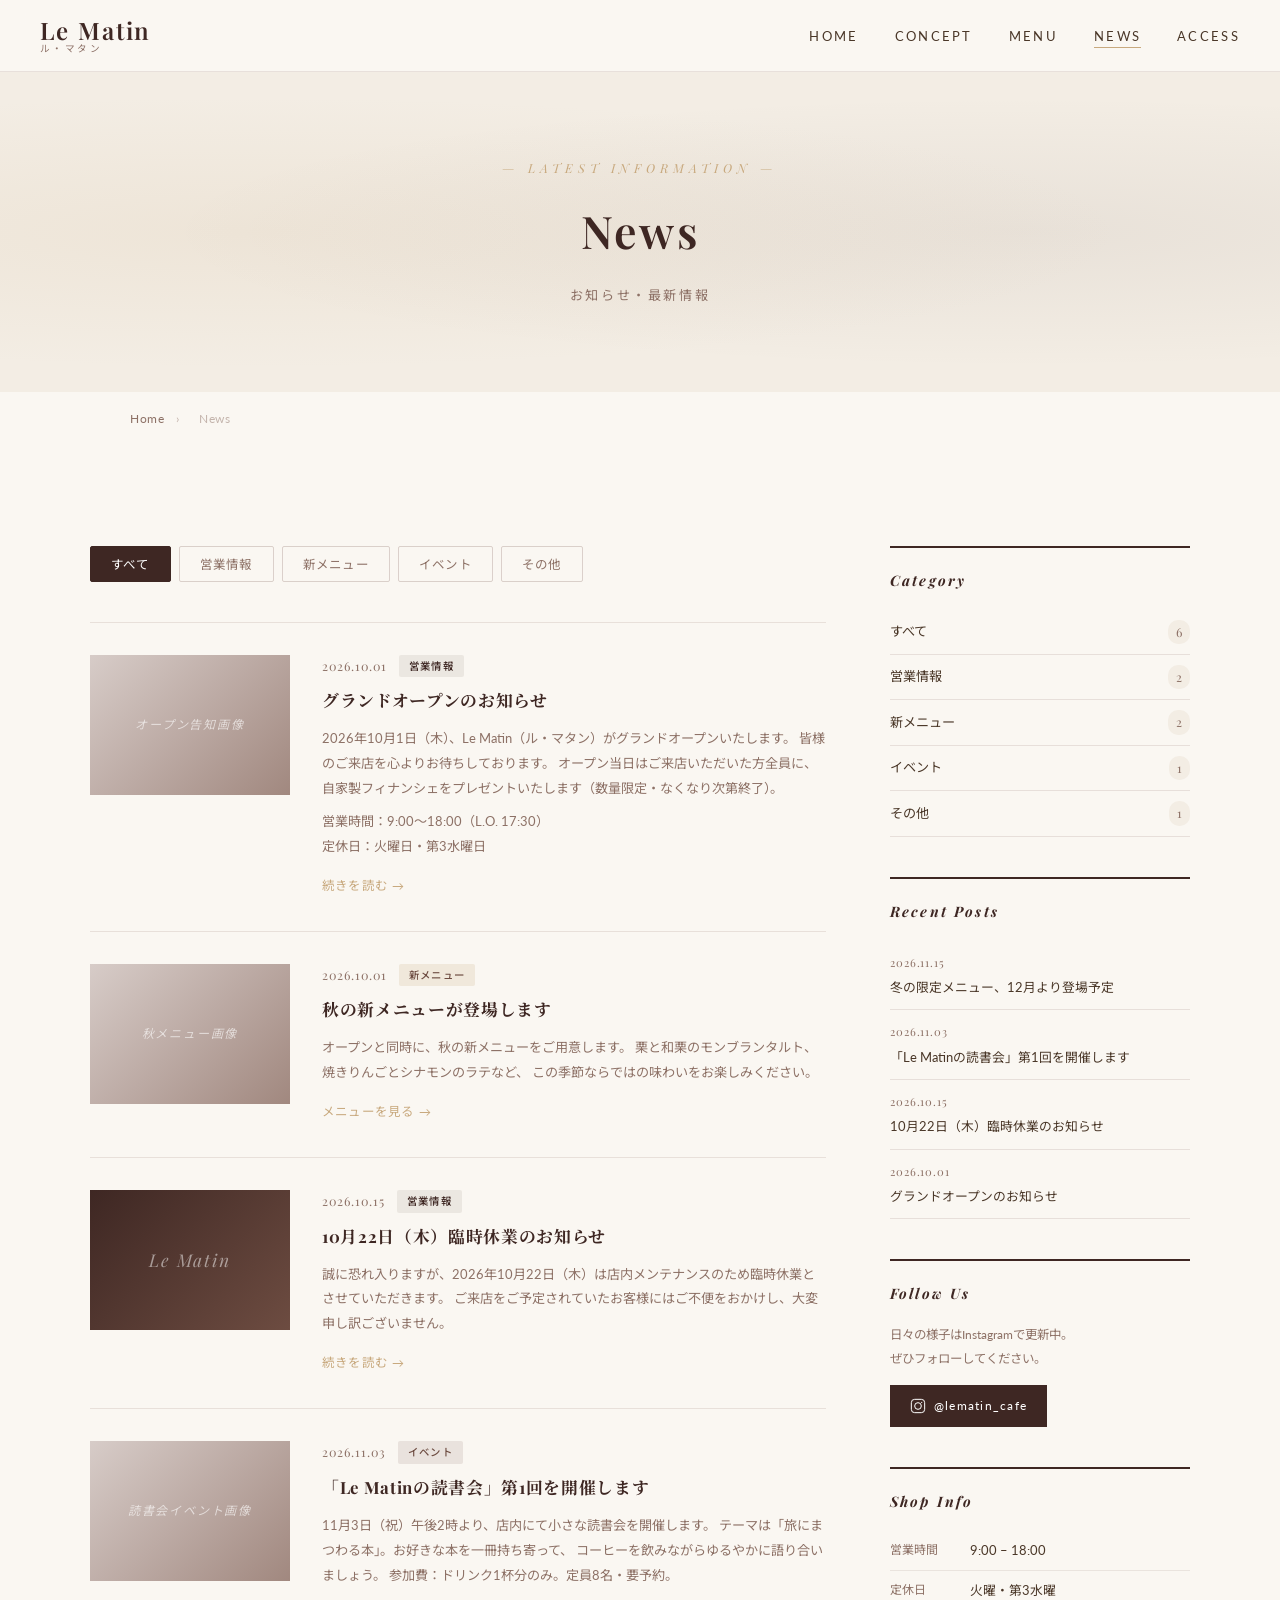
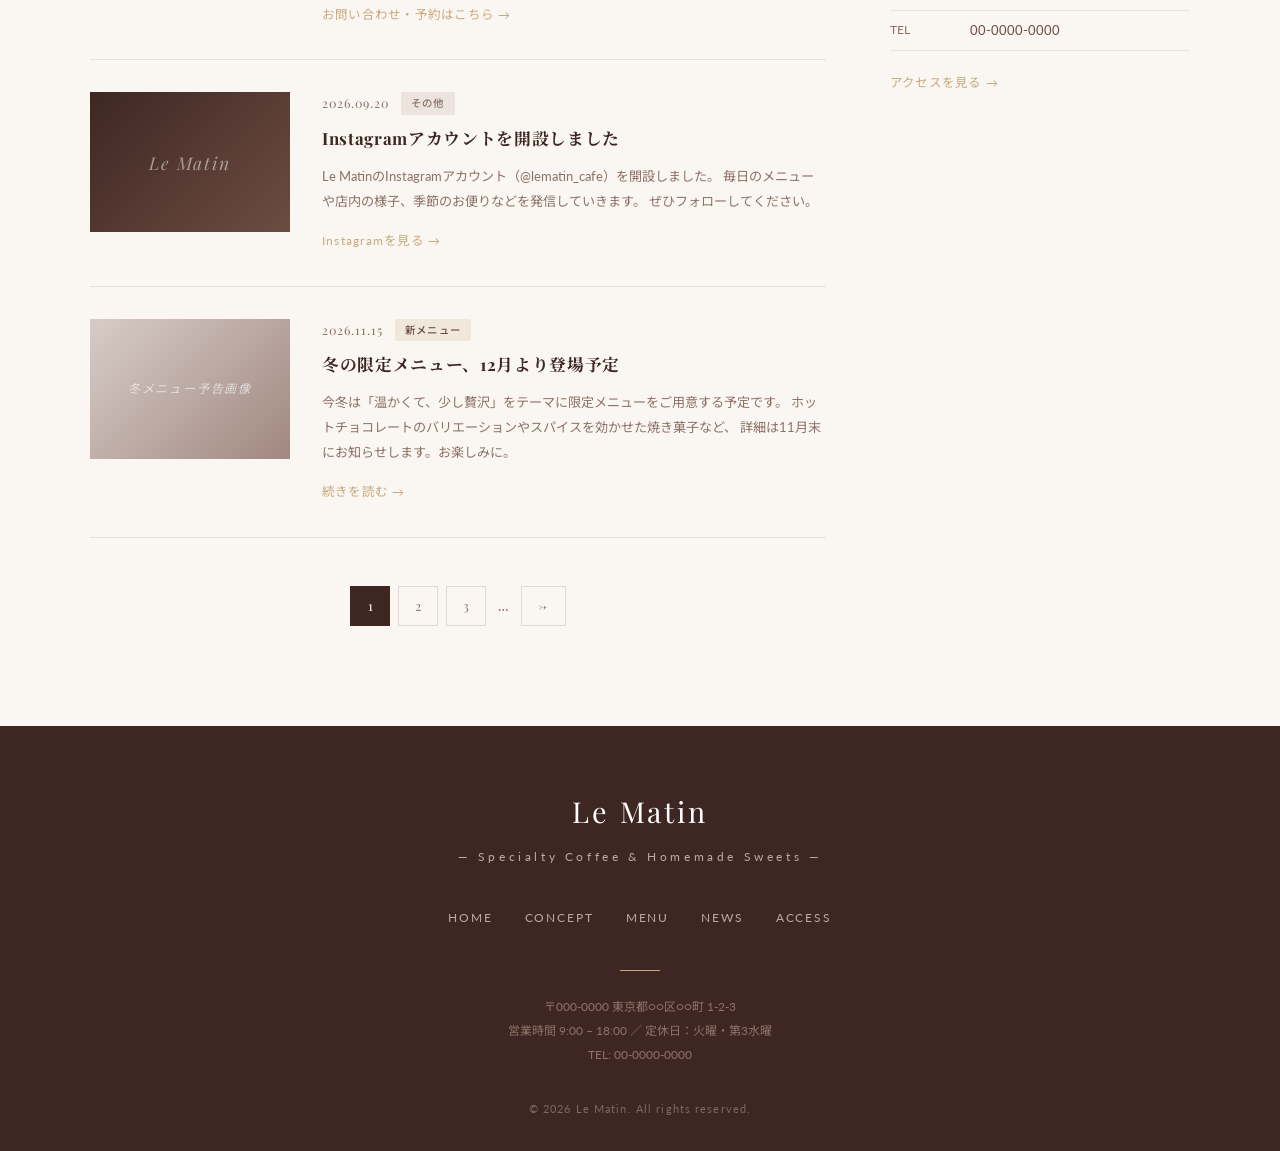
<file: news.html>
<!DOCTYPE html>
<html lang="ja">
<head>
  <meta charset="UTF-8">
  <meta name="viewport" content="width=device-width, initial-scale=1.0">
  <meta name="description" content="Le Matin（ル・マタン）からのお知らせ・最新情報。営業情報やイベント、新メニューなどをお届けします。">
  <title>お知らせ | Le Matin</title>
  <link rel="stylesheet" href="style.css">
  <link rel="stylesheet" href="news.css">
</head>
<body>

  <!-- ============ ヘッダー ============ -->
  <header class="site-header" id="site-header">
    <a href="index.html" class="site-logo" aria-label="Le Matin トップページへ">
      <span class="logo-en">Le Matin</span>
      <span class="logo-jp">ル・マタン</span>
    </a>
    <nav class="global-nav" aria-label="グローバルナビゲーション">
      <ul>
        <li><a href="index.html">Home</a></li>
        <li><a href="concept.html">Concept</a></li>
        <li><a href="menu.html">Menu</a></li>
        <li><a href="news.html" class="active">News</a></li>
        <li><a href="access.html">Access</a></li>
      </ul>
    </nav>
    <button class="hamburger" id="hamburger" aria-label="メニューを開く" aria-expanded="false">
      <span></span><span></span><span></span>
    </button>
  </header>

  <!-- モバイルメニュー -->
  <nav class="mobile-nav" id="mobile-nav" aria-label="モバイルナビゲーション">
    <a href="index.html">Home</a>
    <a href="concept.html">Concept</a>
    <a href="menu.html">Menu</a>
    <a href="news.html">News</a>
    <a href="access.html">Access</a>
  </nav>

  <main>

    <!-- ============ ページヒーロー ============ -->
    <div class="page-hero">
      <p class="page-hero-label fade-in">— Latest Information —</p>
      <h1 class="page-hero-title fade-in fade-in-delay-1">News</h1>
      <p class="page-hero-sub fade-in fade-in-delay-2">お知らせ・最新情報</p>
    </div>

    <!-- パンくず -->
    <div class="breadcrumb">
      <a href="index.html">Home</a>
      <span>›</span>
      <span>News</span>
    </div>

    <!-- ============ ニュース本体 ============ -->
    <section class="section news-section">
      <div class="section-inner news-layout">

        <!-- メインコンテンツ -->
        <div class="news-main">

          <!-- カテゴリーフィルター -->
          <div class="news-filter" role="group" aria-label="カテゴリーフィルター">
            <button class="news-filter-btn active" data-filter="all">すべて</button>
            <button class="news-filter-btn" data-filter="info">営業情報</button>
            <button class="news-filter-btn" data-filter="menu">新メニュー</button>
            <button class="news-filter-btn" data-filter="event">イベント</button>
            <button class="news-filter-btn" data-filter="other">その他</button>
          </div>

          <!-- お知らせ一覧 -->
          <ul class="news-list" id="news-list">

            <!-- 記事①：グランドオープン -->
            <li class="news-article fade-in" data-category="info">
              <article>
                <div class="news-article-img-wrap">
                  <div class="img-placeholder news-article-img">
                    オープン告知画像
                  </div>
                </div>
                <div class="news-article-body">
                  <div class="news-article-meta">
                    <time class="news-date" datetime="2026-10-01">2026.10.01</time>
                    <span class="news-cat news-cat--info">営業情報</span>
                  </div>
                  <h2 class="news-article-title">
                    グランドオープンのお知らせ
                  </h2>
                  <p class="news-article-text">
                    2026年10月1日（木）、Le Matin（ル・マタン）がグランドオープンいたします。
                    皆様のご来店を心よりお待ちしております。
                    オープン当日はご来店いただいた方全員に、自家製フィナンシェをプレゼントいたします（数量限定・なくなり次第終了）。
                  </p>
                  <p class="news-article-text">
                    営業時間：9:00〜18:00（L.O. 17:30）<br>
                    定休日：火曜日・第3水曜日
                  </p>
                  <a href="#" class="news-article-link">続きを読む →</a>
                </div>
              </article>
            </li>

            <!-- 記事②：秋の新メニュー -->
            <li class="news-article fade-in fade-in-delay-1" data-category="menu">
              <article>
                <div class="news-article-img-wrap">
                  <div class="img-placeholder news-article-img">
                    秋メニュー画像
                  </div>
                </div>
                <div class="news-article-body">
                  <div class="news-article-meta">
                    <time class="news-date" datetime="2026-10-01">2026.10.01</time>
                    <span class="news-cat news-cat--menu">新メニュー</span>
                  </div>
                  <h2 class="news-article-title">
                    秋の新メニューが登場します
                  </h2>
                  <p class="news-article-text">
                    オープンと同時に、秋の新メニューをご用意します。
                    栗と和栗のモンブランタルト、焼きりんごとシナモンのラテなど、
                    この季節ならではの味わいをお楽しみください。
                  </p>
                  <a href="menu.html" class="news-article-link">メニューを見る →</a>
                </div>
              </article>
            </li>

            <!-- 記事③：臨時休業のお知らせ -->
            <li class="news-article fade-in fade-in-delay-2" data-category="info">
              <article>
                <div class="news-article-img-wrap news-article-img-wrap--noimg">
                  <div class="news-article-noimg">
                    <span>Le Matin</span>
                  </div>
                </div>
                <div class="news-article-body">
                  <div class="news-article-meta">
                    <time class="news-date" datetime="2026-10-15">2026.10.15</time>
                    <span class="news-cat news-cat--info">営業情報</span>
                  </div>
                  <h2 class="news-article-title">
                    10月22日（木）臨時休業のお知らせ
                  </h2>
                  <p class="news-article-text">
                    誠に恐れ入りますが、2026年10月22日（木）は店内メンテナンスのため臨時休業とさせていただきます。
                    ご来店をご予定されていたお客様にはご不便をおかけし、大変申し訳ございません。
                  </p>
                  <a href="#" class="news-article-link">続きを読む →</a>
                </div>
              </article>
            </li>

            <!-- 記事④：読書イベント -->
            <li class="news-article fade-in fade-in-delay-1" data-category="event">
              <article>
                <div class="news-article-img-wrap">
                  <div class="img-placeholder news-article-img">
                    読書会イベント画像
                  </div>
                </div>
                <div class="news-article-body">
                  <div class="news-article-meta">
                    <time class="news-date" datetime="2026-11-03">2026.11.03</time>
                    <span class="news-cat news-cat--event">イベント</span>
                  </div>
                  <h2 class="news-article-title">
                    「Le Matinの読書会」第1回を開催します
                  </h2>
                  <p class="news-article-text">
                    11月3日（祝）午後2時より、店内にて小さな読書会を開催します。
                    テーマは「旅にまつわる本」。お好きな本を一冊持ち寄って、
                    コーヒーを飲みながらゆるやかに語り合いましょう。
                    参加費：ドリンク1杯分のみ。定員8名・要予約。
                  </p>
                  <a href="access.html#contact" class="news-article-link">お問い合わせ・予約はこちら →</a>
                </div>
              </article>
            </li>

            <!-- 記事⑤：Instagram開設 -->
            <li class="news-article fade-in fade-in-delay-2" data-category="other">
              <article>
                <div class="news-article-img-wrap news-article-img-wrap--noimg">
                  <div class="news-article-noimg">
                    <span>Le Matin</span>
                  </div>
                </div>
                <div class="news-article-body">
                  <div class="news-article-meta">
                    <time class="news-date" datetime="2026-09-20">2026.09.20</time>
                    <span class="news-cat news-cat--other">その他</span>
                  </div>
                  <h2 class="news-article-title">
                    Instagramアカウントを開設しました
                  </h2>
                  <p class="news-article-text">
                    Le MatinのInstagramアカウント（@lematin_cafe）を開設しました。
                    毎日のメニューや店内の様子、季節のお便りなどを発信していきます。
                    ぜひフォローしてください。
                  </p>
                  <a href="#" class="news-article-link">Instagramを見る →</a>
                </div>
              </article>
            </li>

            <!-- 記事⑥：冬の限定メニュー予告 -->
            <li class="news-article fade-in fade-in-delay-1" data-category="menu">
              <article>
                <div class="news-article-img-wrap">
                  <div class="img-placeholder news-article-img">
                    冬メニュー予告画像
                  </div>
                </div>
                <div class="news-article-body">
                  <div class="news-article-meta">
                    <time class="news-date" datetime="2026-11-15">2026.11.15</time>
                    <span class="news-cat news-cat--menu">新メニュー</span>
                  </div>
                  <h2 class="news-article-title">
                    冬の限定メニュー、12月より登場予定
                  </h2>
                  <p class="news-article-text">
                    今冬は「温かくて、少し贅沢」をテーマに限定メニューをご用意する予定です。
                    ホットチョコレートのバリエーションやスパイスを効かせた焼き菓子など、
                    詳細は11月末にお知らせします。お楽しみに。
                  </p>
                  <a href="news.html" class="news-article-link">続きを読む →</a>
                </div>
              </article>
            </li>

          </ul>

          <!-- ページネーション（デザインのみ） -->
          <nav class="news-pagination" aria-label="ページナビゲーション">
            <span class="news-page news-page--current" aria-current="page">1</span>
            <a href="#" class="news-page">2</a>
            <a href="#" class="news-page">3</a>
            <span class="news-page-ellipsis">…</span>
            <a href="#" class="news-page news-page--next" aria-label="次のページ">→</a>
          </nav>

        </div>

        <!-- サイドバー -->
        <aside class="news-sidebar">

          <!-- カテゴリー -->
          <div class="sidebar-widget fade-in">
            <h3 class="sidebar-widget-title">Category</h3>
            <ul class="sidebar-cat-list">
              <li>
                <a href="#" class="sidebar-cat-link" data-filter="all">
                  <span>すべて</span>
                  <span class="sidebar-cat-count">6</span>
                </a>
              </li>
              <li>
                <a href="#" class="sidebar-cat-link" data-filter="info">
                  <span>営業情報</span>
                  <span class="sidebar-cat-count">2</span>
                </a>
              </li>
              <li>
                <a href="#" class="sidebar-cat-link" data-filter="menu">
                  <span>新メニュー</span>
                  <span class="sidebar-cat-count">2</span>
                </a>
              </li>
              <li>
                <a href="#" class="sidebar-cat-link" data-filter="event">
                  <span>イベント</span>
                  <span class="sidebar-cat-count">1</span>
                </a>
              </li>
              <li>
                <a href="#" class="sidebar-cat-link" data-filter="other">
                  <span>その他</span>
                  <span class="sidebar-cat-count">1</span>
                </a>
              </li>
            </ul>
          </div>

          <!-- 最新記事 -->
          <div class="sidebar-widget fade-in fade-in-delay-1">
            <h3 class="sidebar-widget-title">Recent Posts</h3>
            <ul class="sidebar-recent-list">
              <li class="sidebar-recent-item">
                <a href="#">
                  <time>2026.11.15</time>
                  <span>冬の限定メニュー、12月より登場予定</span>
                </a>
              </li>
              <li class="sidebar-recent-item">
                <a href="#">
                  <time>2026.11.03</time>
                  <span>「Le Matinの読書会」第1回を開催します</span>
                </a>
              </li>
              <li class="sidebar-recent-item">
                <a href="#">
                  <time>2026.10.15</time>
                  <span>10月22日（木）臨時休業のお知らせ</span>
                </a>
              </li>
              <li class="sidebar-recent-item">
                <a href="#">
                  <time>2026.10.01</time>
                  <span>グランドオープンのお知らせ</span>
                </a>
              </li>
            </ul>
          </div>

          <!-- SNS -->
          <div class="sidebar-widget fade-in fade-in-delay-2">
            <h3 class="sidebar-widget-title">Follow Us</h3>
            <p class="sidebar-sns-text">
              日々の様子はInstagramで更新中。<br>
              ぜひフォローしてください。
            </p>
            <a href="#" class="sidebar-sns-btn">
              <svg viewBox="0 0 24 24" fill="none" aria-hidden="true">
                <rect x="2" y="2" width="20" height="20" rx="5" stroke="currentColor" stroke-width="1.5"/>
                <circle cx="12" cy="12" r="5" stroke="currentColor" stroke-width="1.5"/>
                <circle cx="17.5" cy="6.5" r="1" fill="currentColor"/>
              </svg>
              @lematin_cafe
            </a>
          </div>

          <!-- 店舗情報ミニ -->
          <div class="sidebar-widget sidebar-shopinfo fade-in fade-in-delay-3">
            <h3 class="sidebar-widget-title">Shop Info</h3>
            <dl class="sidebar-shopinfo-dl">
              <div>
                <dt>営業時間</dt>
                <dd>9:00 – 18:00</dd>
              </div>
              <div>
                <dt>定休日</dt>
                <dd>火曜・第3水曜</dd>
              </div>
              <div>
                <dt>TEL</dt>
                <dd><a href="tel:00-0000-0000">00-0000-0000</a></dd>
              </div>
            </dl>
            <a href="access.html" class="sidebar-access-link">アクセスを見る →</a>
          </div>

        </aside>

      </div>
    </section>

  </main>

  <!-- ============ フッター ============ -->
  <footer class="site-footer">
    <p class="footer-logo">Le Matin</p>
    <p class="footer-tagline">— Specialty Coffee &amp; Homemade Sweets —</p>
    <nav class="footer-nav" aria-label="フッターナビゲーション">
      <a href="index.html">Home</a>
      <a href="concept.html">Concept</a>
      <a href="menu.html">Menu</a>
      <a href="news.html">News</a>
      <a href="access.html">Access</a>
    </nav>
    <div class="footer-divider"></div>
    <p class="footer-info">
      〒000-0000 東京都○○区○○町 1-2-3<br>
      営業時間 9:00 – 18:00 ／ 定休日：火曜・第3水曜<br>
      TEL: 00-0000-0000
    </p>
    <p class="footer-copy">© 2026 Le Matin. All rights reserved.</p>
  </footer>

  <script src="main.js"></script>
</body>
</html>
</file>
<file: style.css>
/* ============================================
   喫茶店「Le Matin」共通スタイルシート
   カラーパレット：
     - メイン：#3E2723（深いブラウン）
     - アクセント：#BCAAA4（ウォームグレージュ）
     - ベース：#FAF7F2（オフホワイト）
     - テキスト：#4A3728（ダークブラウン）
     - ゴールド：#C8A97E（温かみのあるゴールド）
   フォント：
     - 見出し：Playfair Display（英）/ Noto Serif JP（日）
     - 本文：Lato（英）/ Noto Sans JP（日）
============================================ */

@import url('https://fonts.googleapis.com/css2?family=Playfair+Display:ital,wght@0,400;0,600;1,400&family=Lato:wght@300;400;700&family=Noto+Serif+JP:wght@400;600&family=Noto+Sans+JP:wght@300;400;500&display=swap');

/* リセット & ベース設定
============================================ */
*, *::before, *::after {
  box-sizing: border-box;
  margin: 0;
  padding: 0;
}

:root {
  --color-dark:      #3E2723;
  --color-mid:       #6D4C41;
  --color-accent:    #BCAAA4;
  --color-gold:      #C8A97E;
  --color-bg:        #FAF7F2;
  --color-bg-warm:   #F3EDE4;
  --color-text:      #4A3728;
  --color-text-light:#8D7166;
  --color-white:     #FFFFFF;
  --font-serif:      'Playfair Display', 'Noto Serif JP', serif;
  --font-sans:       'Lato', 'Noto Sans JP', sans-serif;
  --transition:      all 0.35s ease;
  --shadow-soft:     0 4px 24px rgba(62, 39, 35, 0.08);
  --shadow-hover:    0 8px 32px rgba(62, 39, 35, 0.15);
  --radius:          4px;
  --max-width:       1100px;
}

html {
  scroll-behavior: smooth;
  font-size: 16px;
}

body {
  font-family: var(--font-sans);
  background-color: var(--color-bg);
  color: var(--color-text);
  line-height: 1.8;
  -webkit-font-smoothing: antialiased;
}

img {
  max-width: 100%;
  height: auto;
  display: block;
}

a {
  color: inherit;
  text-decoration: none;
  transition: var(--transition);
}

ul {
  list-style: none;
}

/* ============================================
   ヘッダー & ナビゲーション
============================================ */
.site-header {
  position: fixed;
  top: 0;
  left: 0;
  width: 100%;
  z-index: 1000;
  padding: 0 40px;
  height: 72px;
  display: flex;
  align-items: center;
  justify-content: space-between;
  background: rgba(250, 247, 242, 0.92);
  backdrop-filter: blur(12px);
  -webkit-backdrop-filter: blur(12px);
  border-bottom: 1px solid rgba(188, 170, 164, 0.3);
  transition: var(--transition);
}

.site-header.scrolled {
  height: 60px;
  box-shadow: var(--shadow-soft);
}

/* ロゴ */
.site-logo {
  display: flex;
  flex-direction: column;
  line-height: 1;
}

.site-logo .logo-en {
  font-family: var(--font-serif);
  font-size: 1.5rem;
  font-weight: 600;
  color: var(--color-dark);
  letter-spacing: 0.08em;
}

.site-logo .logo-jp {
  font-family: var(--font-sans);
  font-size: 0.6rem;
  color: var(--color-text-light);
  letter-spacing: 0.25em;
  margin-top: 2px;
}

/* グローバルナビ */
.global-nav ul {
  display: flex;
  gap: 36px;
  align-items: center;
}

.global-nav a {
  font-size: 0.8rem;
  font-weight: 400;
  letter-spacing: 0.18em;
  color: var(--color-text);
  text-transform: uppercase;
  position: relative;
  padding-bottom: 4px;
}

.global-nav a::after {
  content: '';
  position: absolute;
  bottom: 0;
  left: 0;
  width: 0;
  height: 1px;
  background-color: var(--color-gold);
  transition: width 0.35s ease;
}

.global-nav a:hover::after,
.global-nav a.active::after {
  width: 100%;
}

.global-nav a:hover {
  color: var(--color-mid);
}

/* ハンバーガーメニュー（モバイル） */
.hamburger {
  display: none;
  flex-direction: column;
  gap: 5px;
  cursor: pointer;
  padding: 8px;
  background: none;
  border: none;
  z-index: 1100;
}

.hamburger span {
  display: block;
  width: 24px;
  height: 1.5px;
  background-color: var(--color-dark);
  transition: var(--transition);
}

.hamburger.open span:nth-child(1) {
  transform: translateY(6.5px) rotate(45deg);
}
.hamburger.open span:nth-child(2) {
  opacity: 0;
}
.hamburger.open span:nth-child(3) {
  transform: translateY(-6.5px) rotate(-45deg);
}

/* モバイルメニュー */
.mobile-nav {
  display: none;
  position: fixed;
  top: 0;
  left: 0;
  width: 100%;
  height: 100vh;
  background: var(--color-bg);
  z-index: 999;
  flex-direction: column;
  align-items: center;
  justify-content: center;
  gap: 36px;
  opacity: 0;
  pointer-events: none;
  transition: opacity 0.4s ease;
}

.mobile-nav.open {
  opacity: 1;
  pointer-events: all;
}

.mobile-nav a {
  font-family: var(--font-serif);
  font-size: 1.4rem;
  color: var(--color-dark);
  letter-spacing: 0.1em;
}

/* ============================================
   フッター
============================================ */
.site-footer {
  background-color: var(--color-dark);
  color: var(--color-accent);
  padding: 60px 40px 32px;
  text-align: center;
}

.footer-logo {
  font-family: var(--font-serif);
  font-size: 1.8rem;
  color: var(--color-white);
  margin-bottom: 8px;
  letter-spacing: 0.1em;
}

.footer-tagline {
  font-size: 0.75rem;
  letter-spacing: 0.3em;
  color: var(--color-accent);
  margin-bottom: 40px;
}

.footer-nav {
  display: flex;
  justify-content: center;
  gap: 32px;
  flex-wrap: wrap;
  margin-bottom: 40px;
}

.footer-nav a {
  font-size: 0.78rem;
  letter-spacing: 0.15em;
  color: var(--color-accent);
  text-transform: uppercase;
}

.footer-nav a:hover {
  color: var(--color-white);
}

.footer-divider {
  width: 40px;
  height: 1px;
  background: var(--color-gold);
  margin: 0 auto 24px;
}

.footer-info {
  font-size: 0.75rem;
  color: var(--color-text-light);
  line-height: 2;
}

.footer-copy {
  margin-top: 32px;
  font-size: 0.7rem;
  color: rgba(188, 170, 164, 0.5);
  letter-spacing: 0.1em;
}

/* ============================================
   共通セクションパーツ
============================================ */

/* セクション共通 */
.section {
  padding: 100px 40px;
}

.section-inner {
  max-width: var(--max-width);
  margin: 0 auto;
}

.section--warm {
  background-color: var(--color-bg-warm);
}

.section--dark {
  background-color: var(--color-dark);
  color: var(--color-white);
}

/* セクションヘッダー */
.section-header {
  text-align: center;
  margin-bottom: 64px;
}

.section-label {
  display: block;
  font-size: 0.72rem;
  letter-spacing: 0.35em;
  color: var(--color-gold);
  text-transform: uppercase;
  margin-bottom: 12px;
  font-family: var(--font-serif);
  font-style: italic;
}

.section-title {
  font-family: var(--font-serif);
  font-size: 2.2rem;
  font-weight: 600;
  color: var(--color-dark);
  line-height: 1.3;
  margin-bottom: 16px;
}

.section--dark .section-title {
  color: var(--color-white);
}

.section-subtitle {
  font-size: 0.85rem;
  color: var(--color-text-light);
  letter-spacing: 0.05em;
  line-height: 2;
}

.section--dark .section-subtitle {
  color: var(--color-accent);
}

/* 区切り線 */
.divider {
  width: 48px;
  height: 1px;
  background: var(--color-gold);
  margin: 20px auto;
}

/* ボタン */
.btn {
  display: inline-block;
  padding: 14px 40px;
  font-size: 0.8rem;
  letter-spacing: 0.2em;
  font-weight: 500;
  text-transform: uppercase;
  transition: var(--transition);
  cursor: pointer;
  border: none;
  text-align: center;
}

.btn-primary {
  background-color: var(--color-dark);
  color: var(--color-white);
  border: 1px solid var(--color-dark);
}

.btn-primary:hover {
  background-color: var(--color-mid);
  border-color: var(--color-mid);
  transform: translateY(-2px);
  box-shadow: var(--shadow-hover);
}

.btn-outline {
  background-color: transparent;
  color: var(--color-dark);
  border: 1px solid var(--color-dark);
}

.btn-outline:hover {
  background-color: var(--color-dark);
  color: var(--color-white);
  transform: translateY(-2px);
}

.btn-outline-light {
  background-color: transparent;
  color: var(--color-white);
  border: 1px solid rgba(255,255,255,0.5);
}

.btn-outline-light:hover {
  background-color: var(--color-white);
  color: var(--color-dark);
}

/* フェードイン アニメーション */
.fade-in {
  opacity: 0;
  transform: translateY(30px);
  transition: opacity 0.7s ease, transform 0.7s ease;
}

.fade-in.visible {
  opacity: 1;
  transform: translateY(0);
}

.fade-in-delay-1 { transition-delay: 0.1s; }
.fade-in-delay-2 { transition-delay: 0.2s; }
.fade-in-delay-3 { transition-delay: 0.3s; }
.fade-in-delay-4 { transition-delay: 0.4s; }

/* ページヒーロー（トップ以外のページ用） */
.page-hero {
  height: 320px;
  display: flex;
  flex-direction: column;
  align-items: center;
  justify-content: center;
  text-align: center;
  background-color: var(--color-bg-warm);
  margin-top: 72px;
  position: relative;
  overflow: hidden;
}

.page-hero::before {
  content: '';
  position: absolute;
  inset: 0;
  background: 
    radial-gradient(ellipse at 20% 50%, rgba(200, 169, 126, 0.12) 0%, transparent 60%),
    radial-gradient(ellipse at 80% 50%, rgba(62, 39, 35, 0.06) 0%, transparent 60%);
}

.page-hero-label {
  font-family: var(--font-serif);
  font-style: italic;
  font-size: 0.78rem;
  letter-spacing: 0.4em;
  color: var(--color-gold);
  text-transform: uppercase;
  margin-bottom: 12px;
  position: relative;
}

.page-hero-title {
  font-family: var(--font-serif);
  font-size: 2.8rem;
  font-weight: 600;
  color: var(--color-dark);
  letter-spacing: 0.05em;
  position: relative;
}

.page-hero-sub {
  font-size: 0.82rem;
  color: var(--color-text-light);
  letter-spacing: 0.2em;
  margin-top: 12px;
  position: relative;
}

/* パンくず */
.breadcrumb {
  padding: 16px 40px;
  font-size: 0.75rem;
  color: var(--color-text-light);
  max-width: var(--max-width);
  margin: 0 auto;
  letter-spacing: 0.05em;
}

.breadcrumb a {
  color: var(--color-text-light);
}

.breadcrumb a:hover {
  color: var(--color-mid);
}

.breadcrumb span {
  margin: 0 8px;
  opacity: 0.5;
}

/* ============================================
   カードコンポーネント
============================================ */
.card {
  background: var(--color-white);
  border-radius: var(--radius);
  overflow: hidden;
  box-shadow: var(--shadow-soft);
  transition: var(--transition);
}

.card:hover {
  transform: translateY(-6px);
  box-shadow: var(--shadow-hover);
}

.card-img {
  width: 100%;
  aspect-ratio: 4/3;
  object-fit: cover;
}

.card-body {
  padding: 28px;
}

.card-label {
  font-size: 0.7rem;
  letter-spacing: 0.25em;
  color: var(--color-gold);
  text-transform: uppercase;
  margin-bottom: 8px;
}

.card-title {
  font-family: var(--font-serif);
  font-size: 1.15rem;
  color: var(--color-dark);
  margin-bottom: 10px;
  line-height: 1.5;
}

.card-text {
  font-size: 0.83rem;
  color: var(--color-text-light);
  line-height: 1.9;
}

/* ============================================
   画像プレースホルダー
   （実際の写真と差し替えてください）
============================================ */
.img-placeholder {
  background: linear-gradient(135deg, #d7ccc8 0%, #bcaaa4 50%, #a1887f 100%);
  display: flex;
  align-items: center;
  justify-content: center;
  color: rgba(255,255,255,0.6);
  font-size: 0.75rem;
  letter-spacing: 0.15em;
  font-style: italic;
  text-align: center;
  padding: 16px;
}

/* ============================================
   レスポンシブ
============================================ */
@media (max-width: 900px) {
  .section {
    padding: 80px 24px;
  }

  .site-header {
    padding: 0 24px;
  }

  .global-nav {
    display: none;
  }

  .hamburger {
    display: flex;
  }

  .mobile-nav {
    display: flex;
  }

  .page-hero-title {
    font-size: 2rem;
  }

  .section-title {
    font-size: 1.8rem;
  }
}

@media (max-width: 600px) {
  .section {
    padding: 64px 20px;
  }

  .site-header {
    padding: 0 20px;
    height: 64px;
  }

  .page-hero {
    height: 240px;
    margin-top: 64px;
  }

  .page-hero-title {
    font-size: 1.7rem;
  }

  .section-title {
    font-size: 1.5rem;
  }

  .footer-nav {
    gap: 20px;
  }

  .site-footer {
    padding: 48px 20px 28px;
  }
}
</file>
<file: index.css>
/* ============================================
   トップページ専用スタイル（index.css）
============================================ */

/* ============ ヒーロー ============ */
.hero {
  position: relative;
  height: 100vh;
  min-height: 560px;
  display: flex;
  align-items: center;
  justify-content: center;
  overflow: hidden;
}

.hero-bg {
  position: absolute;
  inset: 0;
  z-index: 0;
}

.hero-bg-img {
  width: 100%;
  height: 100%;
  object-fit: cover;
}

.hero-overlay {
  position: absolute;
  inset: 0;
  background: linear-gradient(
    to bottom,
    rgba(30, 18, 14, 0.45) 0%,
    rgba(30, 18, 14, 0.35) 50%,
    rgba(30, 18, 14, 0.55) 100%
  );
}

.hero-content {
  position: relative;
  z-index: 1;
  text-align: center;
  color: var(--color-white);
  padding: 0 24px;
  max-width: 720px;
}

.hero-label {
  font-family: var(--font-serif);
  font-style: italic;
  font-size: 0.82rem;
  letter-spacing: 0.3em;
  color: rgba(255,255,255,0.75);
  margin-bottom: 24px;
}

.hero-title {
  font-family: var(--font-serif);
  font-size: clamp(2.2rem, 5vw, 3.6rem);
  font-weight: 600;
  line-height: 1.5;
  letter-spacing: 0.06em;
  color: var(--color-white);
  margin-bottom: 20px;
  text-shadow: 0 2px 20px rgba(0,0,0,0.2);
}

.hero-sub {
  font-size: 0.92rem;
  letter-spacing: 0.2em;
  color: rgba(255,255,255,0.8);
  margin-bottom: 40px;
  font-weight: 300;
}

.hero-btns {
  display: flex;
  gap: 16px;
  justify-content: center;
  flex-wrap: wrap;
}

/* スクロールインジケーター */
.hero-scroll {
  position: absolute;
  bottom: 40px;
  left: 50%;
  transform: translateX(-50%);
  z-index: 1;
  display: flex;
  flex-direction: column;
  align-items: center;
  gap: 8px;
  color: rgba(255,255,255,0.6);
  text-decoration: none;
  transition: var(--transition);
}

.hero-scroll:hover {
  color: rgba(255,255,255,0.9);
}

.hero-scroll-line {
  display: block;
  width: 1px;
  height: 48px;
  background: rgba(255,255,255,0.4);
  animation: scrollLine 2s ease-in-out infinite;
}

.hero-scroll-text {
  font-size: 0.65rem;
  letter-spacing: 0.3em;
  text-transform: uppercase;
}

@keyframes scrollLine {
  0%   { transform: scaleY(0); transform-origin: top; opacity: 0; }
  50%  { transform: scaleY(1); transform-origin: top; opacity: 1; }
  51%  { transform-origin: bottom; }
  100% { transform: scaleY(0); transform-origin: bottom; opacity: 0; }
}

/* ============ お知らせバー ============ */
.news-bar {
  background-color: var(--color-dark);
  padding: 16px 40px;
}

.news-bar-inner {
  max-width: var(--max-width);
  margin: 0 auto;
  display: flex;
  align-items: center;
  gap: 24px;
}

.news-bar-label {
  font-size: 0.7rem;
  letter-spacing: 0.25em;
  color: var(--color-gold);
  text-transform: uppercase;
  flex-shrink: 0;
  font-family: var(--font-serif);
  font-style: italic;
}

.news-bar-item {
  display: flex;
  align-items: center;
  gap: 16px;
  color: rgba(255,255,255,0.75);
  font-size: 0.8rem;
  flex: 1;
  overflow: hidden;
  transition: var(--transition);
}

.news-bar-item:hover {
  color: var(--color-white);
}

.news-bar-item time {
  flex-shrink: 0;
  color: var(--color-accent);
  font-size: 0.75rem;
  letter-spacing: 0.05em;
}

.news-bar-item span {
  white-space: nowrap;
  overflow: hidden;
  text-overflow: ellipsis;
}

.news-bar-more {
  flex-shrink: 0;
  font-size: 0.75rem;
  color: var(--color-gold);
  letter-spacing: 0.1em;
  transition: var(--transition);
}

.news-bar-more:hover {
  color: var(--color-white);
}

/* ============ アバウト ============ */
.about-grid {
  display: grid;
  grid-template-columns: 1fr 1fr;
  gap: 80px;
  align-items: center;
}

.about-img {
  position: relative;
}

.about-img-deco {
  position: absolute;
  top: -20px;
  left: -20px;
  right: 20px;
  bottom: 20px;
  border: 1px solid var(--color-accent);
  z-index: -1;
  pointer-events: none;
}

.about-body {
  font-size: 0.9rem;
  color: var(--color-text);
  line-height: 2.2;
  letter-spacing: 0.03em;
}

/* ============ 特徴3ポイント ============ */
.features-grid {
  display: grid;
  grid-template-columns: repeat(3, 1fr);
  gap: 40px;
}

.feature-card {
  background: var(--color-white);
  padding: 44px 32px;
  text-align: center;
  box-shadow: var(--shadow-soft);
  transition: var(--transition);
}

.feature-card:hover {
  transform: translateY(-6px);
  box-shadow: var(--shadow-hover);
}

.feature-icon {
  width: 56px;
  height: 56px;
  margin: 0 auto 24px;
}

.feature-icon svg {
  width: 100%;
  height: 100%;
}

.feature-title {
  font-family: var(--font-serif);
  font-size: 1.05rem;
  color: var(--color-dark);
  margin-bottom: 16px;
  letter-spacing: 0.05em;
}

.feature-text {
  font-size: 0.82rem;
  color: var(--color-text-light);
  line-height: 2;
}

/* ============ メニュープレビュー ============ */
.menu-preview-grid {
  display: grid;
  grid-template-columns: repeat(3, 1fr);
  gap: 32px;
  margin-bottom: 56px;
}

.menu-preview-card {
  background: var(--color-white);
  box-shadow: var(--shadow-soft);
  transition: var(--transition);
  overflow: hidden;
}

.menu-preview-card:hover {
  transform: translateY(-6px);
  box-shadow: var(--shadow-hover);
}

.menu-preview-img {
  width: 100%;
  object-fit: cover;
}

.menu-preview-body {
  padding: 24px;
}

.menu-price {
  margin-top: 12px;
  font-family: var(--font-serif);
  font-size: 1.1rem;
  color: var(--color-gold);
  letter-spacing: 0.05em;
}

.section-footer {
  text-align: center;
  margin-top: 16px;
}

/* ============ ギャラリー帯 ============ */
.gallery-strip {
  overflow: hidden;
}

.gallery-strip-inner {
  display: grid;
  grid-template-columns: repeat(5, 1fr);
}

.gallery-strip-item {
  aspect-ratio: 1;
  overflow: hidden;
  transition: transform 0.5s ease;
  cursor: pointer;
}

.gallery-strip-item:hover {
  transform: scale(1.05);
}

/* ============ アクセスプレビュー ============ */
.access-preview-grid {
  display: grid;
  grid-template-columns: 1fr 1fr;
  gap: 80px;
  align-items: center;
}

.access-dl {
  display: flex;
  flex-direction: column;
  gap: 0;
}

.access-dl-row {
  display: grid;
  grid-template-columns: 100px 1fr;
  gap: 16px;
  padding: 14px 0;
  border-bottom: 1px solid rgba(188, 170, 164, 0.4);
  font-size: 0.85rem;
}

.access-dl-row:first-child {
  border-top: 1px solid rgba(188, 170, 164, 0.4);
}

.access-dl-row dt {
  color: var(--color-text-light);
  font-size: 0.78rem;
  letter-spacing: 0.1em;
  padding-top: 2px;
}

.access-dl-row dd {
  color: var(--color-text);
  line-height: 1.8;
}

.access-dl-row dd a {
  color: var(--color-mid);
}

.access-dl-row dd a:hover {
  color: var(--color-dark);
}

/* ============ CTAバナー ============ */
.cta-banner {
  padding: 100px 40px;
}

.cta-banner-inner {
  text-align: center;
  max-width: 640px;
  margin: 0 auto;
}

.cta-title {
  font-family: var(--font-serif);
  font-size: 2rem;
  color: var(--color-white);
  line-height: 1.5;
  letter-spacing: 0.05em;
  margin-top: 12px;
}

.cta-sub {
  font-size: 0.82rem;
  color: var(--color-accent);
  letter-spacing: 0.2em;
  margin-top: 16px;
}

/* ============ レスポンシブ ============ */
@media (max-width: 900px) {
  .about-grid {
    grid-template-columns: 1fr;
    gap: 48px;
  }

  .about-img-deco {
    display: none;
  }

  .features-grid {
    grid-template-columns: 1fr;
    gap: 24px;
  }

  .menu-preview-grid {
    grid-template-columns: 1fr;
    gap: 24px;
  }

  .gallery-strip-inner {
    grid-template-columns: repeat(3, 1fr);
  }

  .gallery-strip-item:nth-child(n+4) {
    display: none;
  }

  .access-preview-grid {
    grid-template-columns: 1fr;
    gap: 48px;
  }

  .news-bar {
    padding: 14px 24px;
  }

  .cta-title {
    font-size: 1.5rem;
  }
}

@media (max-width: 600px) {
  .hero-btns {
    flex-direction: column;
    align-items: center;
  }

  .hero-scroll {
    display: none;
  }

  .news-bar-inner {
    flex-wrap: wrap;
    gap: 12px;
  }

  .gallery-strip-inner {
    grid-template-columns: repeat(2, 1fr);
  }

  .gallery-strip-item:nth-child(n+3) {
    display: none;
  }

  .cta-banner {
    padding: 72px 20px;
  }
}
</file>
<file: access.css>
/* ============================================
   アクセスページ専用スタイル（access.css）
============================================ */

/* ============ マップ + 基本情報グリッド ============ */
.access-main-grid {
  display: grid;
  grid-template-columns: 1.1fr 1fr;
  gap: 72px;
  align-items: start;
}

/* マップ */
.access-map-wrap {
  position: sticky;
  top: 96px;
}

.access-map-placeholder {
  height: 480px;
  display: flex;
  align-items: center;
  justify-content: center;
  border-radius: var(--radius);
  overflow: hidden;
}

.access-map-wrap iframe {
  width: 100%;
  height: 480px;
  border: none;
  border-radius: var(--radius);
  display: block;
  filter: grayscale(20%);
}

/* 基本情報 */
.access-info-title {
  font-family: var(--font-serif);
  font-size: 2rem;
  color: var(--color-dark);
  letter-spacing: 0.08em;
  margin-top: 8px;
}

.access-info-sub {
  font-size: 0.75rem;
  color: var(--color-text-light);
  letter-spacing: 0.3em;
  margin-top: 4px;
}

/* 詳細リスト */
.access-detail-list {
  display: flex;
  flex-direction: column;
  gap: 0;
}

.access-detail-row {
  display: grid;
  grid-template-columns: 120px 1fr;
  gap: 16px;
  padding: 18px 0;
  border-bottom: 1px solid rgba(188, 170, 164, 0.35);
  font-size: 0.86rem;
  align-items: start;
}

.access-detail-row:first-child {
  border-top: 1px solid rgba(188, 170, 164, 0.35);
}

.access-detail-row dt {
  display: flex;
  align-items: center;
  gap: 8px;
  color: var(--color-text-light);
  font-size: 0.78rem;
  letter-spacing: 0.1em;
  padding-top: 2px;
  font-weight: 500;
}

.access-icon {
  width: 16px;
  height: 16px;
  color: var(--color-gold);
  flex-shrink: 0;
}

.access-detail-row dd {
  color: var(--color-text);
  line-height: 2;
}

/* 営業時間 内訳 */
.access-time-row {
  display: flex;
  gap: 12px;
  align-items: baseline;
  line-height: 2;
}

.access-time-label {
  font-size: 0.75rem;
  color: var(--color-text-light);
  background: var(--color-bg-warm);
  padding: 1px 8px;
  border-radius: 2px;
  letter-spacing: 0.08em;
  flex-shrink: 0;
  white-space: nowrap;
}

/* TEL リンク */
.access-tel {
  font-family: var(--font-serif);
  font-size: 1.3rem;
  color: var(--color-dark);
  letter-spacing: 0.05em;
  transition: var(--transition);
}

.access-tel:hover {
  color: var(--color-mid);
}

/* メールリンク */
.access-mail {
  color: var(--color-mid);
  font-size: 0.88rem;
  letter-spacing: 0.03em;
  transition: var(--transition);
}

.access-mail:hover {
  color: var(--color-dark);
  text-decoration: underline;
}

/* SNS */
.access-sns {
  margin-top: 32px;
  padding-top: 28px;
  border-top: 1px solid rgba(188, 170, 164, 0.35);
}

.access-sns-label {
  font-size: 0.7rem;
  letter-spacing: 0.3em;
  color: var(--color-text-light);
  text-transform: uppercase;
  margin-bottom: 12px;
  font-family: var(--font-serif);
  font-style: italic;
}

.access-sns-links {
  display: flex;
  gap: 12px;
}

.access-sns-btn {
  display: inline-flex;
  align-items: center;
  gap: 8px;
  padding: 10px 20px;
  border: 1px solid rgba(188, 170, 164, 0.5);
  font-size: 0.78rem;
  color: var(--color-text);
  letter-spacing: 0.1em;
  transition: var(--transition);
  border-radius: var(--radius);
}

.access-sns-btn svg {
  width: 16px;
  height: 16px;
}

.access-sns-btn:hover {
  background-color: var(--color-dark);
  color: var(--color-white);
  border-color: var(--color-dark);
}

/* ============ 設備グリッド ============ */
.facilities-grid {
  display: grid;
  grid-template-columns: repeat(3, 1fr);
  gap: 32px;
}

.facility-item {
  text-align: center;
  padding: 36px 24px;
  background: var(--color-white);
  box-shadow: var(--shadow-soft);
  transition: var(--transition);
}

.facility-item:hover {
  transform: translateY(-4px);
  box-shadow: var(--shadow-hover);
}

.facility-icon {
  width: 52px;
  height: 52px;
  margin: 0 auto 20px;
}

.facility-icon svg {
  width: 100%;
  height: 100%;
}

.facility-name {
  font-family: var(--font-serif);
  font-size: 1rem;
  color: var(--color-dark);
  margin-bottom: 12px;
  letter-spacing: 0.05em;
}

.facility-desc {
  font-size: 0.8rem;
  color: var(--color-text-light);
  line-height: 1.9;
}

/* ============ 道順 ============ */
.directions-grid {
  display: grid;
  grid-template-columns: repeat(3, 1fr);
  gap: 32px;
}

.direction-block {
  padding: 36px 28px;
  background: var(--color-white);
  border: 1px solid rgba(188, 170, 164, 0.3);
  transition: var(--transition);
}

.direction-block:hover {
  border-color: var(--color-gold);
  box-shadow: var(--shadow-soft);
}

.direction-header {
  display: flex;
  align-items: center;
  gap: 12px;
  margin-bottom: 20px;
}

.direction-badge {
  display: inline-block;
  padding: 3px 12px;
  background: var(--color-dark);
  color: var(--color-white);
  font-size: 0.72rem;
  letter-spacing: 0.15em;
  border-radius: 2px;
  flex-shrink: 0;
}

.direction-title {
  font-family: var(--font-serif);
  font-size: 0.95rem;
  color: var(--color-dark);
  letter-spacing: 0.04em;
  line-height: 1.4;
}

.direction-steps {
  padding-left: 18px;
  margin-bottom: 20px;
}

.direction-steps li {
  font-size: 0.82rem;
  color: var(--color-text);
  line-height: 2;
  list-style: decimal;
  padding-left: 4px;
}

.direction-time {
  font-size: 0.8rem;
  color: var(--color-gold);
  font-weight: 500;
  padding-top: 16px;
  border-top: 1px solid rgba(188, 170, 164, 0.3);
  letter-spacing: 0.04em;
}

/* ============ お問い合わせ ============ */
.contact-block {
  text-align: center;
  max-width: 640px;
  margin: 0 auto;
}

.contact-title {
  font-family: var(--font-serif);
  font-size: 2rem;
  color: var(--color-dark);
  letter-spacing: 0.05em;
  margin-top: 10px;
}

.contact-body {
  font-size: 0.88rem;
  color: var(--color-text);
  line-height: 2.2;
  letter-spacing: 0.04em;
  margin-bottom: 36px;
}

.contact-methods {
  display: grid;
  grid-template-columns: 1fr 1fr;
  gap: 16px;
}

.contact-method {
  display: flex;
  flex-direction: column;
  align-items: center;
  gap: 6px;
  padding: 28px 24px;
  background: var(--color-white);
  border: 1px solid rgba(188, 170, 164, 0.4);
  transition: var(--transition);
  text-align: center;
}

.contact-method:hover {
  border-color: var(--color-gold);
  box-shadow: var(--shadow-soft);
  transform: translateY(-3px);
}

.contact-method-label {
  font-size: 0.68rem;
  letter-spacing: 0.3em;
  color: var(--color-gold);
  font-family: var(--font-serif);
  font-style: italic;
}

.contact-method-value {
  font-family: var(--font-serif);
  font-size: 1.1rem;
  color: var(--color-dark);
  letter-spacing: 0.05em;
  word-break: break-all;
}

.contact-method-note {
  font-size: 0.72rem;
  color: var(--color-text-light);
  letter-spacing: 0.05em;
}

/* ============ レスポンシブ ============ */
@media (max-width: 1024px) {
  .access-main-grid {
    gap: 48px;
  }

  .facilities-grid {
    grid-template-columns: repeat(2, 1fr);
  }

  .directions-grid {
    grid-template-columns: 1fr 1fr;
    gap: 24px;
  }
}

@media (max-width: 900px) {
  .access-main-grid {
    grid-template-columns: 1fr;
    gap: 48px;
  }

  .access-map-wrap {
    position: static;
  }

  .facilities-grid {
    grid-template-columns: repeat(2, 1fr);
    gap: 20px;
  }

  .directions-grid {
    grid-template-columns: 1fr;
  }

  .contact-methods {
    grid-template-columns: 1fr;
  }
}

@media (max-width: 600px) {
  .access-detail-row {
    grid-template-columns: 90px 1fr;
    gap: 12px;
    padding: 14px 0;
  }

  .facilities-grid {
    grid-template-columns: 1fr;
  }

  .access-sns-links {
    flex-direction: column;
  }

  .contact-title {
    font-size: 1.5rem;
  }

  .access-time-row {
    flex-direction: column;
    gap: 2px;
    line-height: 1.8;
    margin-bottom: 4px;
  }
}
</file>
<file: concept.css>
/* ============================================
   コンセプトページ専用スタイル（concept.css）
============================================ */

/* ============ ページヒーロー（コンセプト専用） ============ */
.concept-hero {
  position: relative;
  height: 520px;
  margin-top: 72px;
  display: flex;
  align-items: center;
  justify-content: center;
  overflow: hidden;
}

.concept-hero-bg {
  position: absolute;
  inset: 0;
}

.concept-hero-img {
  width: 100%;
  height: 100%;
  object-fit: cover;
}

.concept-hero-overlay {
  position: absolute;
  inset: 0;
  background: linear-gradient(
    to bottom,
    rgba(30, 18, 14, 0.35) 0%,
    rgba(30, 18, 14, 0.55) 100%
  );
}

.concept-hero-content {
  position: relative;
  z-index: 1;
  text-align: center;
  color: var(--color-white);
  padding: 0 24px;
}

.concept-hero-content .page-hero-label {
  color: var(--color-gold);
}

.concept-hero-content .page-hero-title {
  color: var(--color-white);
  font-size: 3rem;
}

.concept-hero-content .page-hero-sub {
  color: rgba(255,255,255,0.75);
}

/* ============ オープニングセクション ============ */
.concept-opening-inner {
  display: grid;
  grid-template-columns: 1fr 1fr;
  gap: 80px;
  align-items: center;
}

.concept-body {
  font-size: 0.9rem;
  color: var(--color-text);
  line-height: 2.3;
  letter-spacing: 0.04em;
  margin-bottom: 20px;
}

.concept-body:last-of-type {
  margin-bottom: 0;
}

/* ============ こだわりセクション（共通） ============ */
.concept-detail-inner {
  display: grid;
  grid-template-columns: 1fr 1fr;
  gap: 80px;
  align-items: center;
}

.concept-detail-inner--reverse {
  direction: rtl;
}

.concept-detail-inner--reverse > * {
  direction: ltr;
}

/* 大きな番号デコレーション */
.concept-detail-img {
  position: relative;
}

.concept-detail-num {
  position: absolute;
  bottom: -28px;
  left: -20px;
  font-family: var(--font-serif);
  font-size: 7rem;
  font-weight: 600;
  color: rgba(188, 170, 164, 0.25);
  line-height: 1;
  pointer-events: none;
  user-select: none;
  letter-spacing: -0.02em;
}

.concept-detail-num--right {
  left: auto;
  right: -20px;
}

.concept-detail-title {
  font-family: var(--font-serif);
  font-size: 1.9rem;
  font-weight: 600;
  color: var(--color-dark);
  line-height: 1.5;
  letter-spacing: 0.03em;
  margin-bottom: 8px;
}

/* こだわりポイントリスト */
.concept-detail-points {
  display: flex;
  flex-direction: column;
  gap: 12px;
  margin-top: 28px;
  padding-top: 28px;
  border-top: 1px solid rgba(188, 170, 164, 0.4);
}

.concept-point {
  display: flex;
  align-items: baseline;
  gap: 12px;
  font-size: 0.83rem;
  color: var(--color-text);
  letter-spacing: 0.05em;
}

.concept-point-icon {
  color: var(--color-gold);
  font-family: var(--font-serif);
  font-size: 1rem;
  flex-shrink: 0;
  line-height: 1;
}

/* ============ オーナーセクション ============ */
.owner-block {
  max-width: 760px;
  margin: 0 auto;
  text-align: center;
}

.owner-quote-mark {
  font-family: var(--font-serif);
  font-size: 5rem;
  color: var(--color-gold);
  line-height: 0.8;
  margin-bottom: 12px;
  opacity: 0.6;
}

.owner-quote {
  font-family: var(--font-serif);
  font-size: 1.25rem;
  color: var(--color-dark);
  line-height: 2;
  letter-spacing: 0.06em;
  font-style: italic;
  margin-bottom: 40px;
}

.owner-profile {
  display: flex;
  align-items: center;
  gap: 20px;
  max-width: 480px;
  margin: 0 auto;
  text-align: left;
}

.owner-photo {
  border-radius: 50%;
  overflow: hidden;
  flex-shrink: 0;
}

.owner-name {
  font-family: var(--font-serif);
  font-size: 0.95rem;
  color: var(--color-dark);
  letter-spacing: 0.08em;
  margin-bottom: 8px;
}

.owner-bio {
  font-size: 0.78rem;
  color: var(--color-text-light);
  line-height: 1.9;
}

/* ============ ページ間ナビ ============ */
.page-nav-strip {
  display: grid;
  grid-template-columns: 1fr 1fr;
}

.page-nav-item {
  display: flex;
  flex-direction: column;
  align-items: center;
  justify-content: center;
  padding: 56px 40px;
  background-color: var(--color-bg-warm);
  border-top: 1px solid rgba(188, 170, 164, 0.3);
  text-align: center;
  transition: background-color 0.35s ease;
  gap: 6px;
}

.page-nav-item:first-child {
  border-right: 1px solid rgba(188, 170, 164, 0.3);
  background-color: var(--color-dark);
}

.page-nav-item:first-child .page-nav-label,
.page-nav-item:first-child .page-nav-title,
.page-nav-item:first-child .page-nav-sub {
  color: var(--color-white);
}

.page-nav-item:first-child .page-nav-label {
  color: var(--color-gold);
}

.page-nav-item:first-child:hover {
  background-color: var(--color-mid);
}

.page-nav-item:last-child:hover {
  background-color: #ece6dd;
}

.page-nav-label {
  font-size: 0.7rem;
  letter-spacing: 0.3em;
  color: var(--color-gold);
  text-transform: uppercase;
  font-family: var(--font-serif);
  font-style: italic;
}

.page-nav-title {
  font-family: var(--font-serif);
  font-size: 1.5rem;
  color: var(--color-dark);
  letter-spacing: 0.08em;
}

.page-nav-sub {
  font-size: 0.78rem;
  color: var(--color-text-light);
  letter-spacing: 0.1em;
}

/* ============ レスポンシブ ============ */
@media (max-width: 900px) {
  .concept-hero {
    height: 380px;
    margin-top: 64px;
  }

  .concept-hero-content .page-hero-title {
    font-size: 2rem;
  }

  .concept-opening-inner,
  .concept-detail-inner {
    grid-template-columns: 1fr;
    gap: 48px;
  }

  .concept-detail-inner--reverse {
    direction: ltr;
  }

  .concept-detail-num {
    display: none;
  }

  .owner-profile {
    flex-direction: column;
    align-items: center;
    text-align: center;
  }

  .page-nav-strip {
    grid-template-columns: 1fr;
  }

  .page-nav-item:first-child {
    border-right: none;
    border-bottom: 1px solid rgba(188, 170, 164, 0.3);
  }
}

@media (max-width: 600px) {
  .concept-hero {
    height: 300px;
  }

  .concept-hero-content .page-hero-title {
    font-size: 1.6rem;
  }

  .concept-detail-title {
    font-size: 1.5rem;
  }

  .owner-quote {
    font-size: 1rem;
  }

  .page-nav-item {
    padding: 40px 24px;
  }
}
</file>
<file: menu.css>
/* ============================================
   メニューページ専用スタイル（menu.css）
============================================ */

/* ============ リード文 ============ */
.menu-lead-section {
  padding-top: 48px;
  padding-bottom: 0;
}

.menu-lead-inner {
  max-width: 680px;
  margin: 0 auto;
  text-align: center;
}

.menu-lead-text {
  font-size: 0.88rem;
  color: var(--color-text);
  line-height: 2.2;
  letter-spacing: 0.04em;
  margin-bottom: 16px;
}

.menu-lead-note {
  font-size: 0.78rem;
  color: var(--color-text-light);
  line-height: 2;
  letter-spacing: 0.04em;
}

/* ============ カテゴリータブナビ ============ */
.menu-tab-nav {
  display: flex;
  justify-content: center;
  gap: 0;
  padding: 48px 40px 0;
  flex-wrap: wrap;
  max-width: var(--max-width);
  margin: 0 auto;
}

.menu-tab {
  padding: 14px 32px;
  font-size: 0.8rem;
  letter-spacing: 0.2em;
  text-transform: uppercase;
  font-family: var(--font-serif);
  font-style: italic;
  color: var(--color-text-light);
  background: none;
  border: none;
  border-bottom: 2px solid transparent;
  cursor: pointer;
  transition: var(--transition);
  white-space: nowrap;
}

.menu-tab:hover {
  color: var(--color-dark);
  border-bottom-color: var(--color-accent);
}

.menu-tab.active {
  color: var(--color-dark);
  border-bottom-color: var(--color-gold);
  font-weight: 600;
}

/* ============ メニューカテゴリー（表示/非表示） ============ */
.menu-category {
  display: block;
}

.menu-category[hidden] {
  display: none;
}

/* ============ カードグリッド形式（モーニング・スイーツ） ============ */
.menu-grid {
  display: grid;
  grid-template-columns: repeat(3, 1fr);
  gap: 32px;
}

.menu-item {
  background: var(--color-white);
  box-shadow: var(--shadow-soft);
  transition: var(--transition);
  overflow: hidden;
}

.menu-item:hover {
  transform: translateY(-5px);
  box-shadow: var(--shadow-hover);
}

.menu-item-img {
  width: 100%;
  height: 200px;
  object-fit: cover;
}

.menu-item-body {
  padding: 24px;
}

.menu-item-header {
  display: flex;
  justify-content: space-between;
  align-items: flex-start;
  gap: 12px;
  margin-bottom: 10px;
}

.menu-item-name {
  font-family: var(--font-serif);
  font-size: 1rem;
  color: var(--color-dark);
  line-height: 1.5;
  flex: 1;
  display: flex;
  align-items: center;
  gap: 8px;
  flex-wrap: wrap;
}

.menu-item-name-en {
  font-size: 0.78rem;
  color: var(--color-text-light);
  font-style: italic;
  font-weight: 400;
}

.menu-item-price {
  font-family: var(--font-serif);
  font-size: 1.05rem;
  color: var(--color-gold);
  flex-shrink: 0;
  letter-spacing: 0.03em;
}

.menu-item-desc {
  font-size: 0.8rem;
  color: var(--color-text-light);
  line-height: 1.9;
}

/* バッジ */
.menu-badge-new {
  display: inline-block;
  font-size: 0.62rem;
  font-family: var(--font-sans);
  font-style: normal;
  font-weight: 500;
  letter-spacing: 0.08em;
  padding: 2px 8px;
  background-color: var(--color-gold);
  color: var(--color-white);
  border-radius: 2px;
  vertical-align: middle;
  white-space: nowrap;
}

.menu-badge-sale {
  display: inline-block;
  font-size: 0.62rem;
  font-family: var(--font-sans);
  font-style: normal;
  font-weight: 500;
  letter-spacing: 0.08em;
  padding: 2px 8px;
  background-color: var(--color-mid);
  color: var(--color-white);
  border-radius: 2px;
  vertical-align: middle;
  white-space: nowrap;
}

/* ============ リスト形式（コーヒー・ドリンク・フード） ============ */
.menu-list-group {
  max-width: 760px;
  margin: 0 auto 48px;
}

.menu-list-group:last-of-type {
  margin-bottom: 0;
}

.menu-list-group-title {
  font-family: var(--font-serif);
  font-style: italic;
  font-size: 1.1rem;
  color: var(--color-dark);
  letter-spacing: 0.1em;
  padding-bottom: 12px;
  margin-bottom: 0;
  border-bottom: 1px solid var(--color-accent);
}

.menu-list {
  width: 100%;
}

.menu-list-item {
  display: flex;
  align-items: baseline;
  justify-content: space-between;
  gap: 16px;
  padding: 18px 0;
  border-bottom: 1px solid rgba(188, 170, 164, 0.3);
  transition: background-color 0.2s ease;
}

.menu-list-item:hover {
  background-color: rgba(200, 169, 126, 0.04);
}

.menu-list-item--recommend {
  position: relative;
}

.menu-list-main {
  display: flex;
  flex-direction: column;
  gap: 4px;
  flex: 1;
}

.menu-list-name {
  font-size: 0.92rem;
  color: var(--color-text);
  font-weight: 500;
  letter-spacing: 0.04em;
  display: flex;
  align-items: center;
  gap: 8px;
  flex-wrap: wrap;
}

.menu-list-desc-inline {
  font-size: 0.75rem;
  color: var(--color-text-light);
  letter-spacing: 0.03em;
}

.menu-list-price {
  font-family: var(--font-serif);
  font-size: 1rem;
  color: var(--color-gold);
  flex-shrink: 0;
  letter-spacing: 0.03em;
}

.menu-recommend-badge {
  display: inline-block;
  font-size: 0.6rem;
  font-family: var(--font-sans);
  font-weight: 500;
  letter-spacing: 0.12em;
  padding: 2px 7px;
  border: 1px solid var(--color-gold);
  color: var(--color-gold);
  border-radius: 2px;
  vertical-align: middle;
  white-space: nowrap;
  text-transform: uppercase;
}

/* ============ アレルギー注記 ============ */
.menu-allergy-note {
  max-width: 760px;
  margin: 48px auto 0;
  padding: 20px 24px;
  border-left: 3px solid var(--color-gold);
  background-color: var(--color-white);
  font-size: 0.8rem;
  color: var(--color-text-light);
  line-height: 1.9;
}

.menu-allergy-note strong {
  color: var(--color-text);
  font-weight: 500;
}

/* ============ テイクアウト ============ */
.takeout-section {
  background-color: var(--color-dark);
}

.takeout-block {
  text-align: center;
  max-width: 640px;
  margin: 0 auto;
}

.takeout-title {
  font-family: var(--font-serif);
  font-size: 2rem;
  color: var(--color-white);
  letter-spacing: 0.05em;
  margin-top: 10px;
}

.takeout-body {
  font-size: 0.88rem;
  color: var(--color-accent);
  line-height: 2.2;
  letter-spacing: 0.04em;
}

/* ============ レスポンシブ ============ */
@media (max-width: 900px) {
  .menu-tab-nav {
    padding: 40px 24px 0;
    gap: 4px;
  }

  .menu-tab {
    padding: 12px 20px;
    font-size: 0.75rem;
  }

  .menu-grid {
    grid-template-columns: 1fr 1fr;
    gap: 20px;
  }
}

@media (max-width: 600px) {
  .menu-tab-nav {
    padding: 32px 16px 0;
    gap: 2px;
  }

  .menu-tab {
    padding: 10px 14px;
    font-size: 0.7rem;
    letter-spacing: 0.12em;
  }

  .menu-grid {
    grid-template-columns: 1fr;
    gap: 20px;
  }

  .menu-item-header {
    flex-direction: column;
    gap: 6px;
  }

  .menu-list-item {
    flex-wrap: wrap;
  }

  .menu-list-price {
    margin-left: auto;
  }

  .takeout-title {
    font-size: 1.5rem;
  }
}
</file>
<file: news.css>
/* ============================================
   お知らせページ専用スタイル（news.css）
============================================ */

/* ============ レイアウト（メイン + サイドバー） ============ */
.news-layout {
  display: grid;
  grid-template-columns: 1fr 300px;
  gap: 64px;
  align-items: start;
}

/* ============ カテゴリーフィルター ============ */
.news-filter {
  display: flex;
  gap: 8px;
  flex-wrap: wrap;
  margin-bottom: 40px;
}

.news-filter-btn {
  padding: 8px 20px;
  font-size: 0.78rem;
  letter-spacing: 0.1em;
  background: none;
  border: 1px solid rgba(188, 170, 164, 0.5);
  color: var(--color-text-light);
  cursor: pointer;
  transition: var(--transition);
  border-radius: 2px;
  font-family: var(--font-sans);
}

.news-filter-btn:hover {
  border-color: var(--color-mid);
  color: var(--color-mid);
}

.news-filter-btn.active {
  background-color: var(--color-dark);
  border-color: var(--color-dark);
  color: var(--color-white);
}

/* ============ 記事リスト ============ */
.news-list {
  display: flex;
  flex-direction: column;
  gap: 0;
}

.news-article {
  border-bottom: 1px solid rgba(188, 170, 164, 0.3);
}

.news-article:first-child {
  border-top: 1px solid rgba(188, 170, 164, 0.3);
}

.news-article article {
  display: grid;
  grid-template-columns: 200px 1fr;
  gap: 32px;
  padding: 32px 0;
  align-items: start;
  transition: var(--transition);
}

.news-article article:hover .news-article-title {
  color: var(--color-mid);
}

/* 記事サムネイル */
.news-article-img-wrap {
  flex-shrink: 0;
}

.news-article-img {
  width: 200px;
  height: 140px;
  object-fit: cover;
  transition: transform 0.4s ease;
  overflow: hidden;
}

.news-article article:hover .news-article-img {
  transform: scale(1.03);
}

/* 画像なしの記事 */
.news-article-img-wrap--noimg .news-article-noimg {
  width: 200px;
  height: 140px;
  background: linear-gradient(135deg, var(--color-dark) 0%, var(--color-mid) 100%);
  display: flex;
  align-items: center;
  justify-content: center;
}

.news-article-noimg span {
  font-family: var(--font-serif);
  font-style: italic;
  font-size: 1.1rem;
  color: rgba(255,255,255,0.5);
  letter-spacing: 0.1em;
}

/* 記事本文エリア */
.news-article-meta {
  display: flex;
  align-items: center;
  gap: 12px;
  margin-bottom: 10px;
}

.news-date {
  font-size: 0.78rem;
  color: var(--color-text-light);
  letter-spacing: 0.08em;
  font-family: var(--font-serif);
}

/* カテゴリーバッジ */
.news-cat {
  display: inline-block;
  font-size: 0.65rem;
  font-weight: 500;
  letter-spacing: 0.12em;
  padding: 2px 10px;
  border-radius: 2px;
}

.news-cat--info  { background: rgba(62, 39, 35, 0.08);  color: var(--color-dark); }
.news-cat--menu  { background: rgba(200, 169, 126, 0.2); color: var(--color-mid); }
.news-cat--event { background: rgba(109, 76, 65, 0.12);  color: var(--color-mid); }
.news-cat--other { background: rgba(188, 170, 164, 0.25); color: var(--color-text-light); }

.news-article-title {
  font-family: var(--font-serif);
  font-size: 1.05rem;
  color: var(--color-dark);
  line-height: 1.6;
  margin-bottom: 12px;
  letter-spacing: 0.04em;
  transition: color 0.3s ease;
}

.news-article-text {
  font-size: 0.82rem;
  color: var(--color-text-light);
  line-height: 1.9;
  margin-bottom: 8px;
  display: -webkit-box;
  -webkit-line-clamp: 3;
  -webkit-box-orient: vertical;
  overflow: hidden;
}

.news-article-link {
  display: inline-block;
  font-size: 0.78rem;
  color: var(--color-gold);
  letter-spacing: 0.1em;
  margin-top: 8px;
  transition: var(--transition);
}

.news-article-link:hover {
  color: var(--color-dark);
}

/* フィルター非表示 */
.news-article.hidden {
  display: none;
}

/* ============ ページネーション ============ */
.news-pagination {
  display: flex;
  align-items: center;
  justify-content: center;
  gap: 8px;
  margin-top: 48px;
}

.news-page {
  display: flex;
  align-items: center;
  justify-content: center;
  width: 40px;
  height: 40px;
  font-size: 0.82rem;
  color: var(--color-text-light);
  border: 1px solid rgba(188, 170, 164, 0.4);
  transition: var(--transition);
  cursor: pointer;
  font-family: var(--font-serif);
}

.news-page:hover {
  border-color: var(--color-dark);
  color: var(--color-dark);
}

.news-page--current {
  background-color: var(--color-dark);
  border-color: var(--color-dark);
  color: var(--color-white);
  pointer-events: none;
}

.news-page--next {
  width: auto;
  padding: 0 16px;
  letter-spacing: 0.1em;
}

.news-page-ellipsis {
  color: var(--color-text-light);
  font-size: 0.9rem;
  padding: 0 4px;
}

/* ============ サイドバー ============ */
.news-sidebar {
  position: sticky;
  top: 96px;
  display: flex;
  flex-direction: column;
  gap: 40px;
}

.sidebar-widget {
  border-top: 2px solid var(--color-dark);
  padding-top: 20px;
}

.sidebar-widget-title {
  font-family: var(--font-serif);
  font-style: italic;
  font-size: 0.9rem;
  color: var(--color-dark);
  letter-spacing: 0.15em;
  margin-bottom: 16px;
}

/* カテゴリーリスト（サイドバー） */
.sidebar-cat-list {
  display: flex;
  flex-direction: column;
  gap: 0;
}

.sidebar-cat-link {
  display: flex;
  justify-content: space-between;
  align-items: center;
  padding: 10px 0;
  border-bottom: 1px solid rgba(188, 170, 164, 0.3);
  font-size: 0.82rem;
  color: var(--color-text);
  transition: var(--transition);
  cursor: pointer;
}

.sidebar-cat-link:hover {
  color: var(--color-mid);
  padding-left: 4px;
}

.sidebar-cat-count {
  font-family: var(--font-serif);
  font-size: 0.78rem;
  color: var(--color-text-light);
  background: var(--color-bg-warm);
  padding: 1px 8px;
  border-radius: 10px;
}

/* 最新記事リスト（サイドバー） */
.sidebar-recent-list {
  display: flex;
  flex-direction: column;
  gap: 0;
}

.sidebar-recent-item a {
  display: flex;
  flex-direction: column;
  gap: 4px;
  padding: 12px 0;
  border-bottom: 1px solid rgba(188, 170, 164, 0.3);
  transition: var(--transition);
}

.sidebar-recent-item a:hover span {
  color: var(--color-mid);
}

.sidebar-recent-item time {
  font-size: 0.7rem;
  color: var(--color-text-light);
  letter-spacing: 0.08em;
  font-family: var(--font-serif);
}

.sidebar-recent-item span {
  font-size: 0.8rem;
  color: var(--color-text);
  line-height: 1.6;
  transition: color 0.3s ease;
}

/* SNS（サイドバー） */
.sidebar-sns-text {
  font-size: 0.78rem;
  color: var(--color-text-light);
  line-height: 1.9;
  margin-bottom: 14px;
}

.sidebar-sns-btn {
  display: inline-flex;
  align-items: center;
  gap: 8px;
  padding: 10px 20px;
  background: var(--color-dark);
  color: var(--color-white);
  font-size: 0.78rem;
  letter-spacing: 0.1em;
  transition: var(--transition);
}

.sidebar-sns-btn svg {
  width: 16px;
  height: 16px;
}

.sidebar-sns-btn:hover {
  background: var(--color-mid);
}

/* 店舗情報（サイドバー） */
.sidebar-shopinfo-dl {
  display: flex;
  flex-direction: column;
  gap: 0;
  margin-bottom: 16px;
}

.sidebar-shopinfo-dl > div {
  display: grid;
  grid-template-columns: 72px 1fr;
  gap: 8px;
  padding: 8px 0;
  border-bottom: 1px solid rgba(188, 170, 164, 0.25);
  font-size: 0.8rem;
}

.sidebar-shopinfo-dl dt {
  color: var(--color-text-light);
  font-size: 0.75rem;
}

.sidebar-shopinfo-dl dd {
  color: var(--color-text);
}

.sidebar-shopinfo-dl dd a {
  color: var(--color-mid);
  transition: var(--transition);
}

.sidebar-shopinfo-dl dd a:hover {
  color: var(--color-dark);
}

.sidebar-access-link {
  font-size: 0.78rem;
  color: var(--color-gold);
  letter-spacing: 0.1em;
  transition: var(--transition);
}

.sidebar-access-link:hover {
  color: var(--color-dark);
}

/* ============ レスポンシブ ============ */
@media (max-width: 1024px) {
  .news-layout {
    grid-template-columns: 1fr 260px;
    gap: 48px;
  }
}

@media (max-width: 900px) {
  .news-layout {
    grid-template-columns: 1fr;
  }

  .news-sidebar {
    position: static;
    display: grid;
    grid-template-columns: 1fr 1fr;
    gap: 32px;
    border-top: 1px solid rgba(188, 170, 164, 0.3);
    padding-top: 48px;
    margin-top: 16px;
  }

  .sidebar-widget {
    border-top: 2px solid var(--color-dark);
  }

  .news-article article {
    grid-template-columns: 160px 1fr;
    gap: 24px;
  }

  .news-article-img,
  .news-article-noimg {
    width: 160px;
    height: 120px;
  }
}

@media (max-width: 600px) {
  .news-article article {
    grid-template-columns: 1fr;
    gap: 16px;
    padding: 24px 0;
  }

  .news-article-img,
  .news-article-noimg {
    width: 100%;
    height: 200px;
  }

  .news-sidebar {
    grid-template-columns: 1fr;
    gap: 32px;
  }

  .news-filter {
    gap: 6px;
  }

  .news-filter-btn {
    padding: 7px 14px;
    font-size: 0.73rem;
  }
}
</file>
